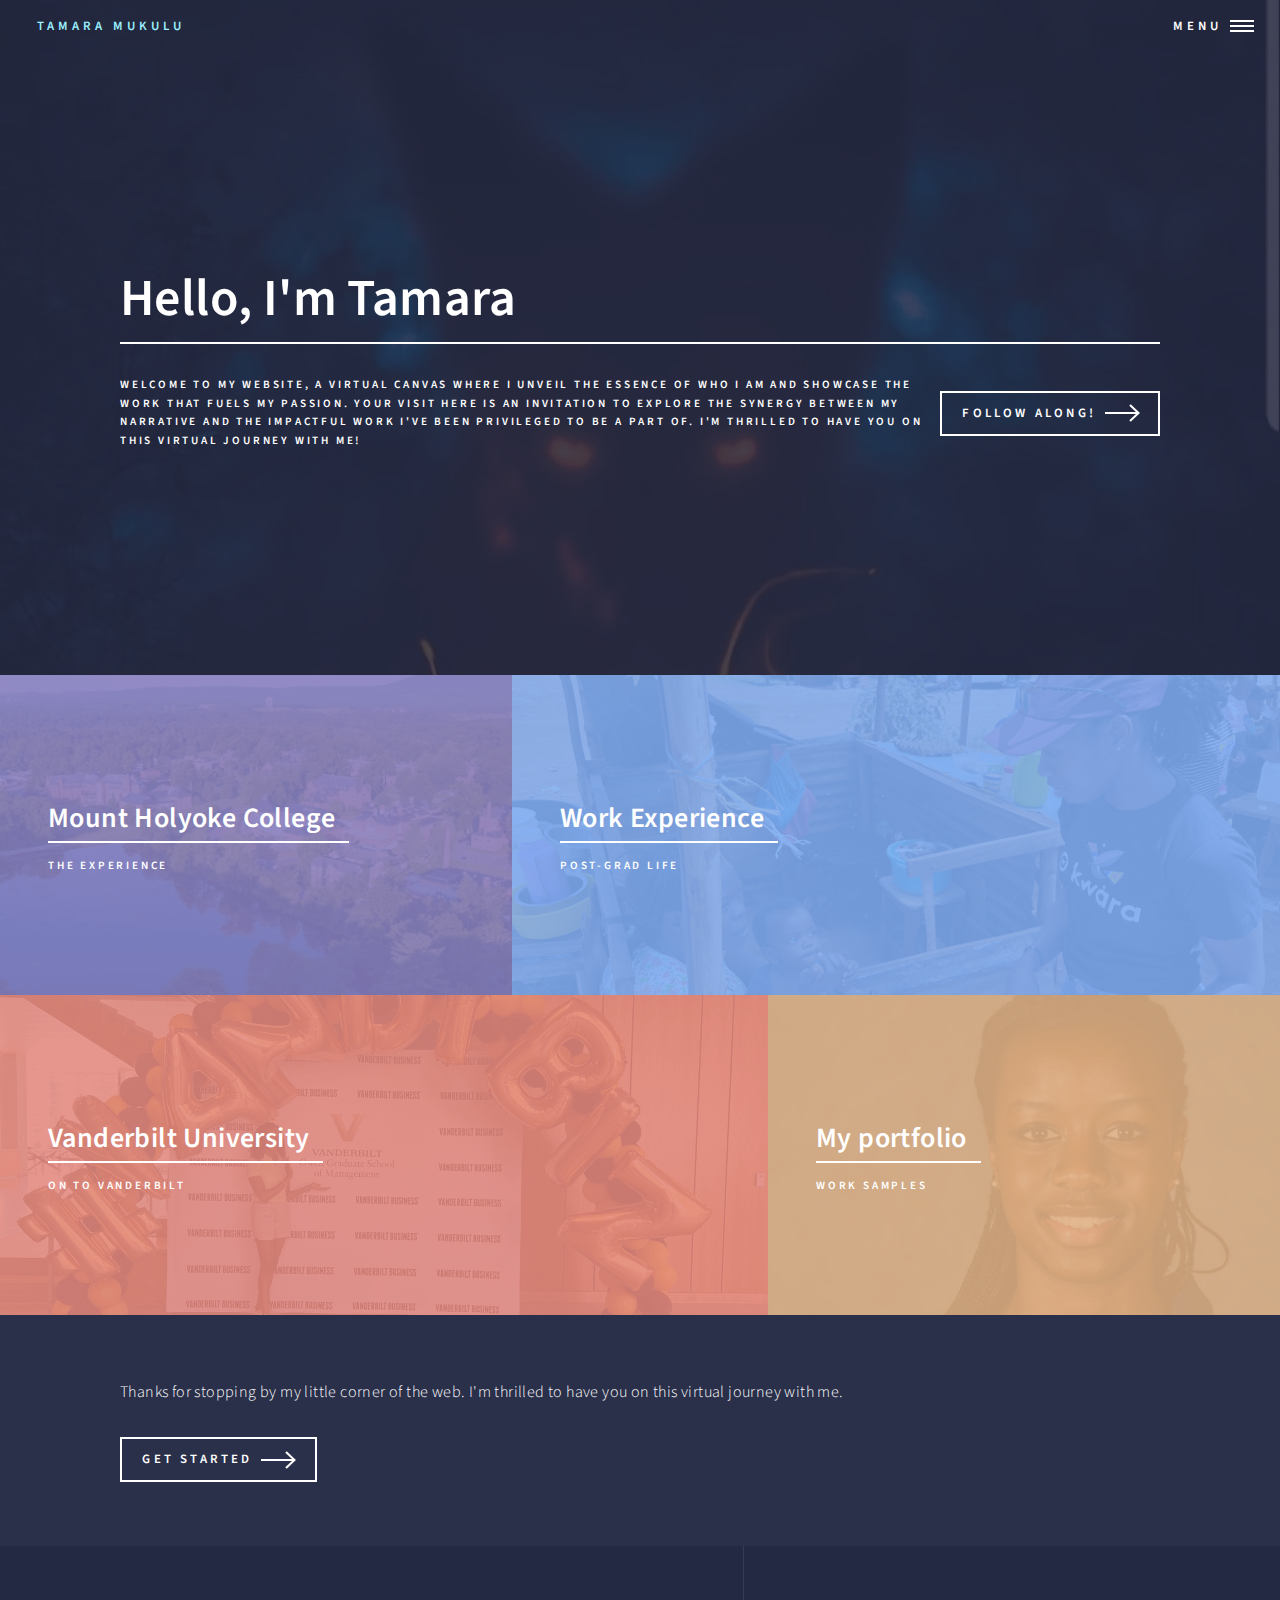
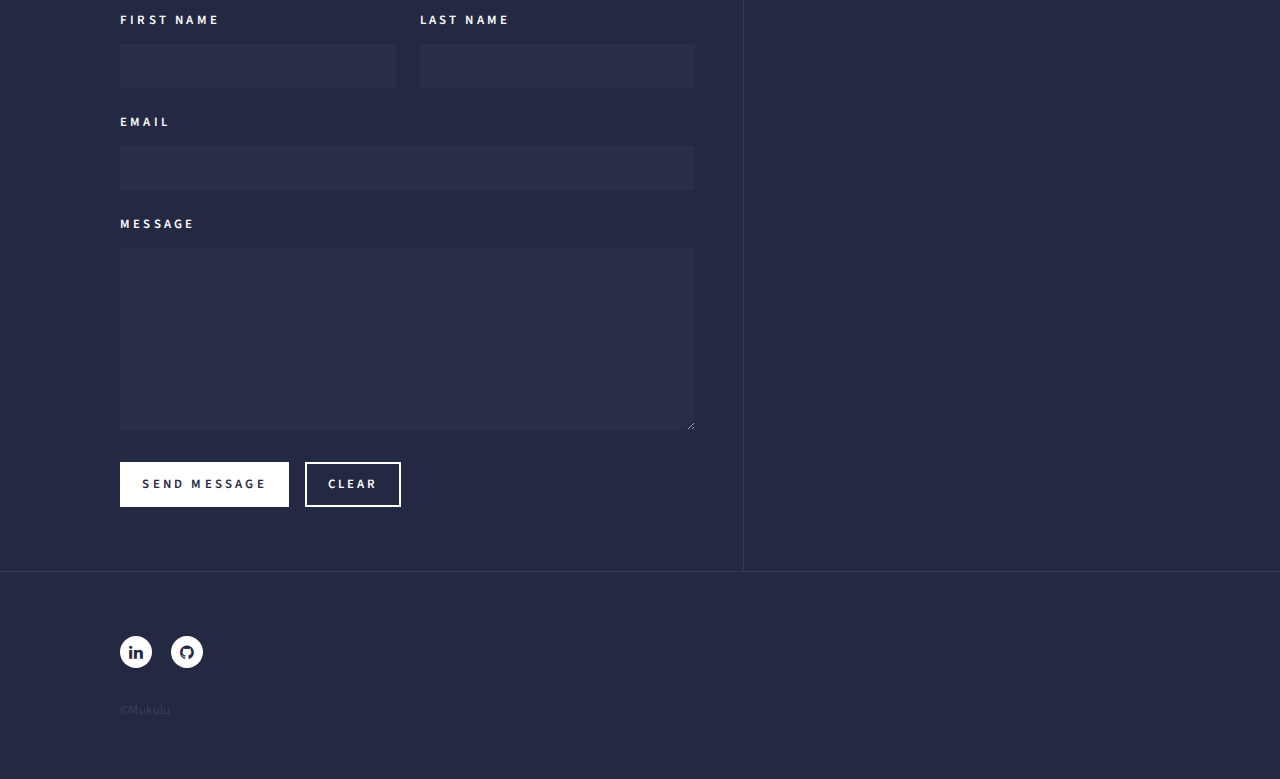
<file: index.html>
<!DOCTYPE HTML>
<html>

<head>
	<title>Lilac Land</title>
	<meta charset="utf-8" />
	<meta name="viewport" content="width=device-width, initial-scale=1, user-scalable=no" />
	<link rel="stylesheet" href="assets/css/main.css" />
	<noscript>
		<link rel="stylesheet" href="assets/css/noscript.css" />
	</noscript>
</head>

<body class="is-preload">

	<!-- Wrapper -->
	<div id="wrapper">

		<!-- Header -->
		<header id="header" class="alt">
			<a href="index.html" class="logo"><strong></strong> <span>Tamara Mukulu</span></a>
			<nav>
				<a href="#menu">Menu</a>
			</nav>
		</header>

		<!-- Menu -->
		<nav id="menu">
			<ul class="links">
				<li><a href="index.html">Home</a></li>
				<li><a href="portfolio.html">Portfolio</a></li>
				<li><a href="college.html">College</a></li>
				<li><a href="experiences.html">Experience</a></li>
			</ul>
			<ul class="actions stacked">
				<li><a href="#" class="button primary fit">Walk with me</a></li>
			</ul>
		</nav>

		<!-- Banner -->
		<section id="banner" class="major">
			<div class="inner">
				<header class="major">
					<h1>Hello, I'm Tamara</h1>
				</header>
				<div class="content">
					<p>Welcome to my website, a virtual canvas where I unveil the essence of who I am and showcase the work that fuels my passion.
						Your visit here is an invitation to explore the synergy between my narrative and the impactful work I've been privileged to be a part of.
						I'm thrilled to have you on this virtual journey with me!
					</p>
					<ul class="actions">
						<li><a href="#one" class="button next scrolly">Follow along!</a></li>
					</ul>
				</div>
			</div>
		</section>

		<!-- Main -->
		<div id="main">

			<!-- One -->
			<section id="one" class="tiles">
				<article>
					<span class="image">
						<img src="images/mygif.gif" alt="" />
					</span>
					<header class="major">
						<h3><a href="college.html" class="link">Mount Holyoke College</a></h3>
						<p>The Experience</p>
					</header>
				</article>
				<article>
					<span class="image">
						<img src="images/proofofkwara.png" alt="" />
					</span>
					<header class="major">
						<h3><a href="experiences.html" class="link">Work Experience</a></h3>
						<p>Post-Grad Life</p>
					</header>
				</article>
				<article>
					<span class="image">
						<img src="images/ezgif.gif" alt="" />
					</span>
					<header class="major">
						<h3><a href="college.html#vanderbilt_ref" class="link">Vanderbilt University</a></h3>
						<p>On To Vanderbilt</p>
					</header>
				</article>
				<article>
					<span class="image">
						<img src="images/headshot.jpg" alt="" />
					</span>
					<header class="major">
						<h3><a href="portfolio.html" class="link">My portfolio</a></h3>
						<p>Work samples</p>
					</header>
				</article>


			</section>
			<!-- Two -->
			<section id="two">
				<div class="inner">
					<p> Thanks for stopping by my little corner of the web.
						I'm thrilled to have you on this virtual journey with me.
					</p>

					<header class="major">
						<ul class="actions">
						<li><a href="college.html" class="button next">Get Started</a></li>

					</ul>

					</header>
				</div>

			</section>


		</div>

		<!-- Contact -->
				<!-- Contact -->
			<section id="contact">
			<div class="inner">
				<section>
					<form action="mailto:thesager@ymail.com" method="post" enctype="text/plain">
						<div class="fields">
							<div class="field half">
								<label for="name">First Name</label>
								<input type="text" name="First Name" id="name" />
							</div>

							<div class="field half">
								<label for="name">Last Name</label>
								<input type="text" name="Last Name" id="name1" />
							</div>
							<div class="field">
								<label for="email">Email</label>
								<input type="text" name="email" id="email" />
							</div>
							<div class="field">
								<label for="message">Message</label>
								<textarea name="message" id="message" rows="6"></textarea>
							</div>
						</div>
						<ul class="actions">
							<li><input type="submit" value="Send Message" class="primary" /></li>
							<li><input type="reset" value="Clear" /></li>
						</ul>
					</form>
				</section>
			</div>
		</section>

		<!-- Footer -->
		<footer id="footer">
			<div class="inner">
				<ul class="icons">
					<li><a href="https://www.linkedin.com/in/tamara-mukulu/" class="icon alt fa-linkedin"><span
								class="label">LinkedIn</span></a></li>
					<li><a href="https://github.com/Ender101" class="icon alt fa-github"><span class="label">GitHub</span></a></li>
				</ul>
				<ul class="copyright">
					<li>&copy;Mukulu</li>
				</ul>
			</div>
		</footer>

	<!-- Scripts -->
	<script src="assets/js/jquery.min.js"></script>
	<script src="assets/js/jquery.scrolly.min.js"></script>
	<script src="assets/js/jquery.scrollex.min.js"></script>
	<script src="assets/js/browser.min.js"></script>
	<script src="assets/js/breakpoints.min.js"></script>
	<script src="assets/js/util.js"></script>
	<script src="assets/js/main.js"></script>
</div>

</body>

</html>
</file>
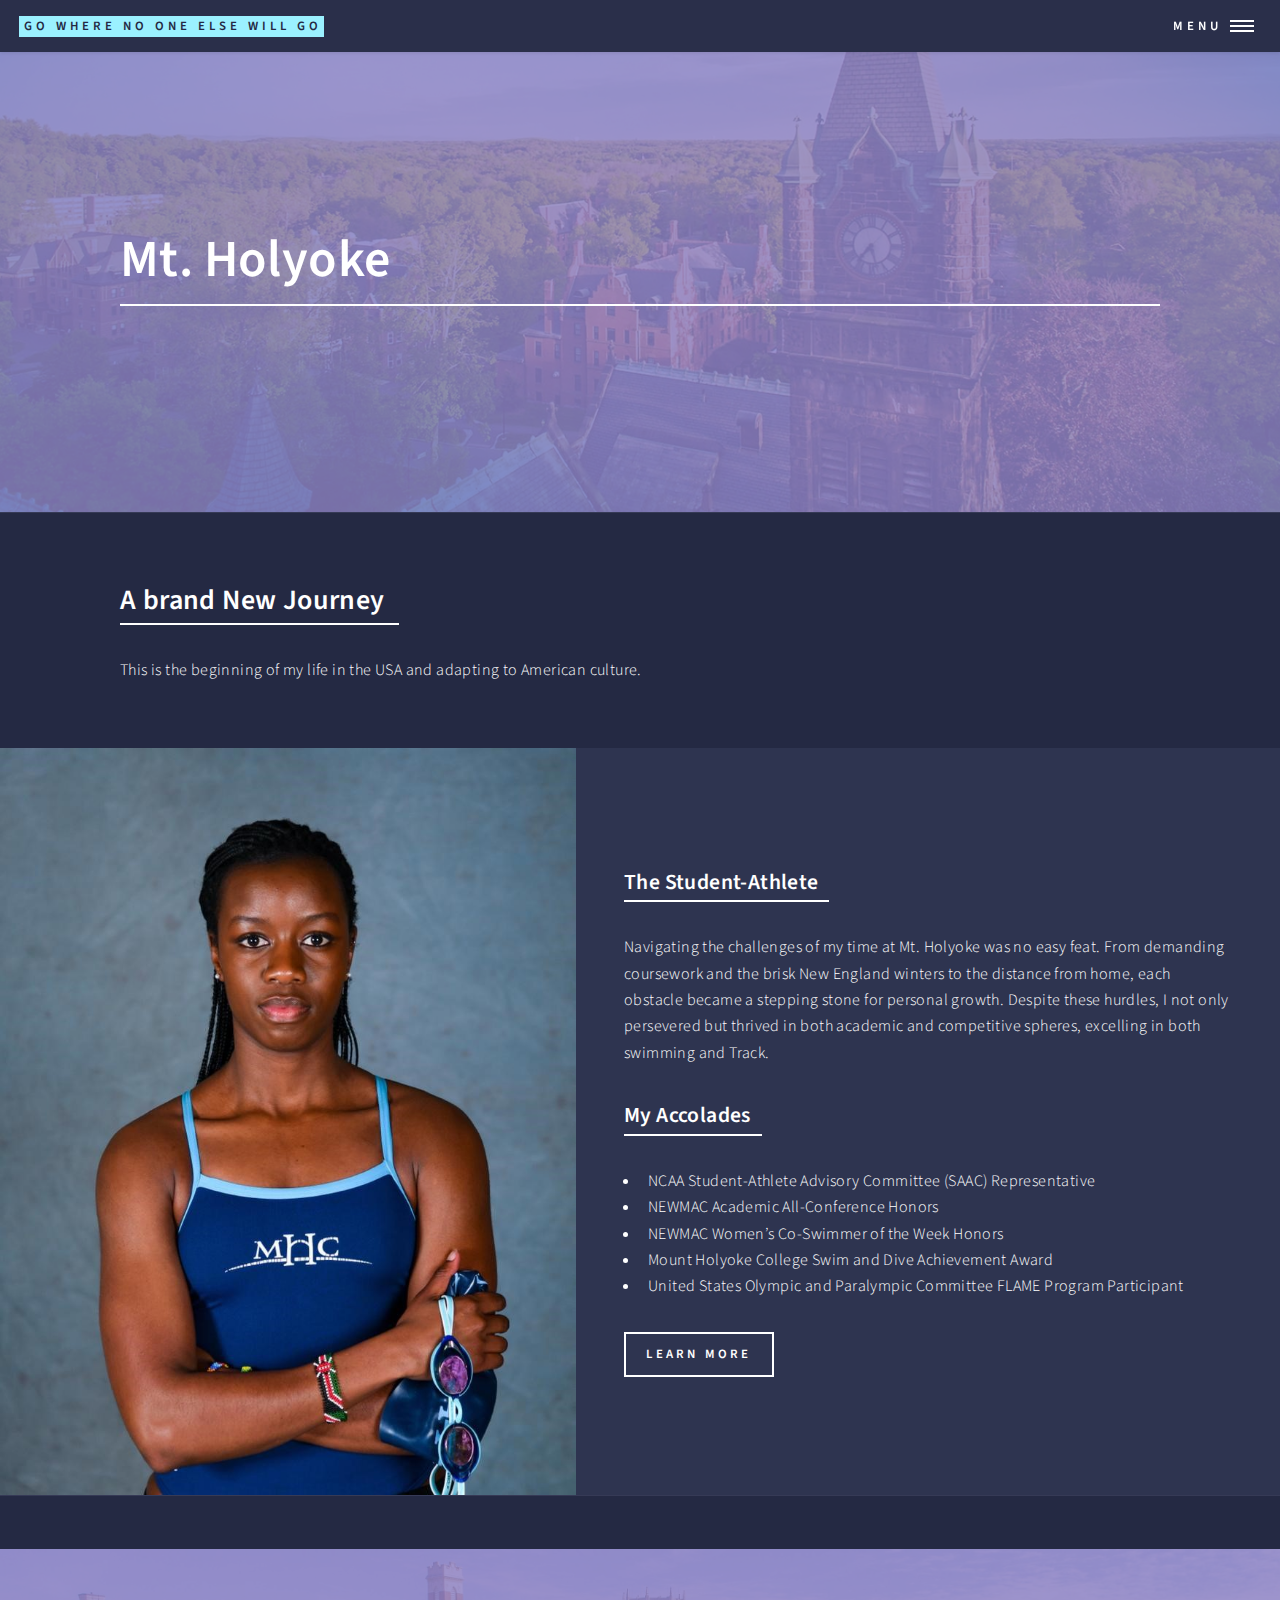
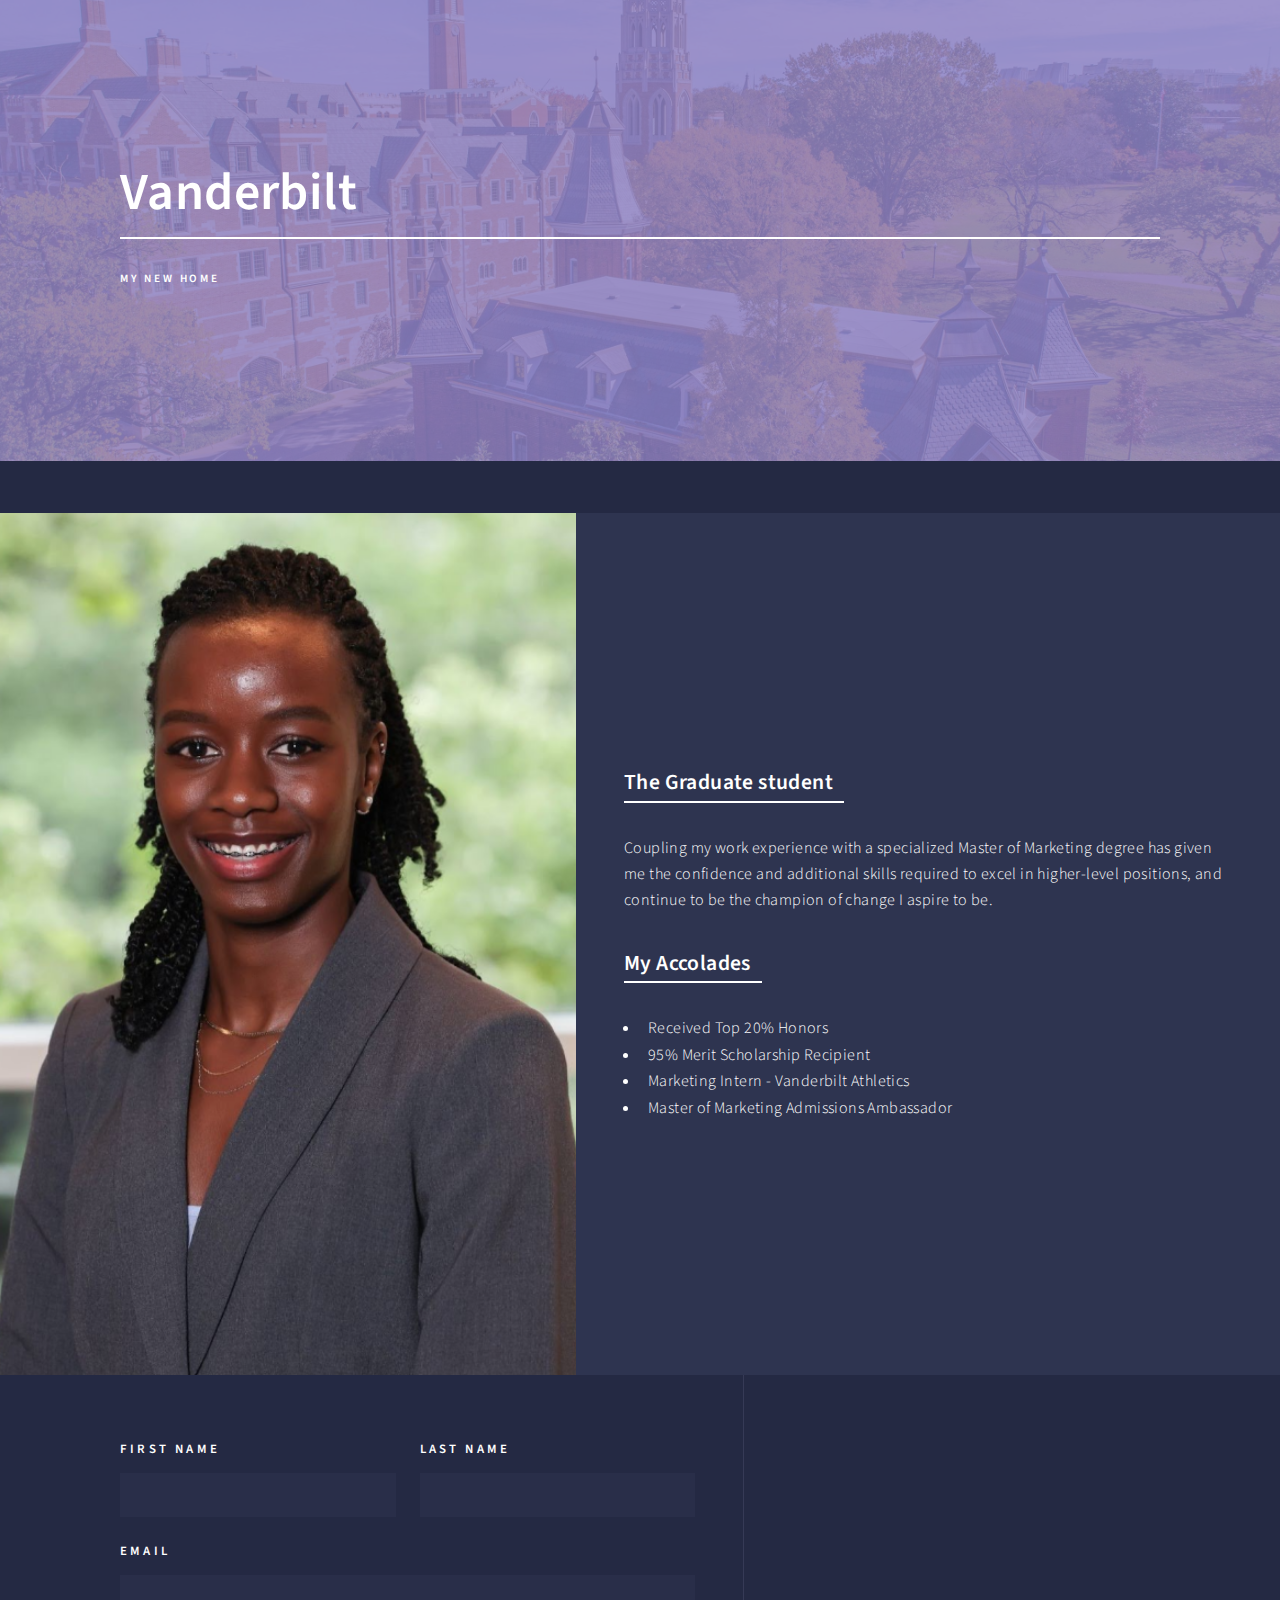
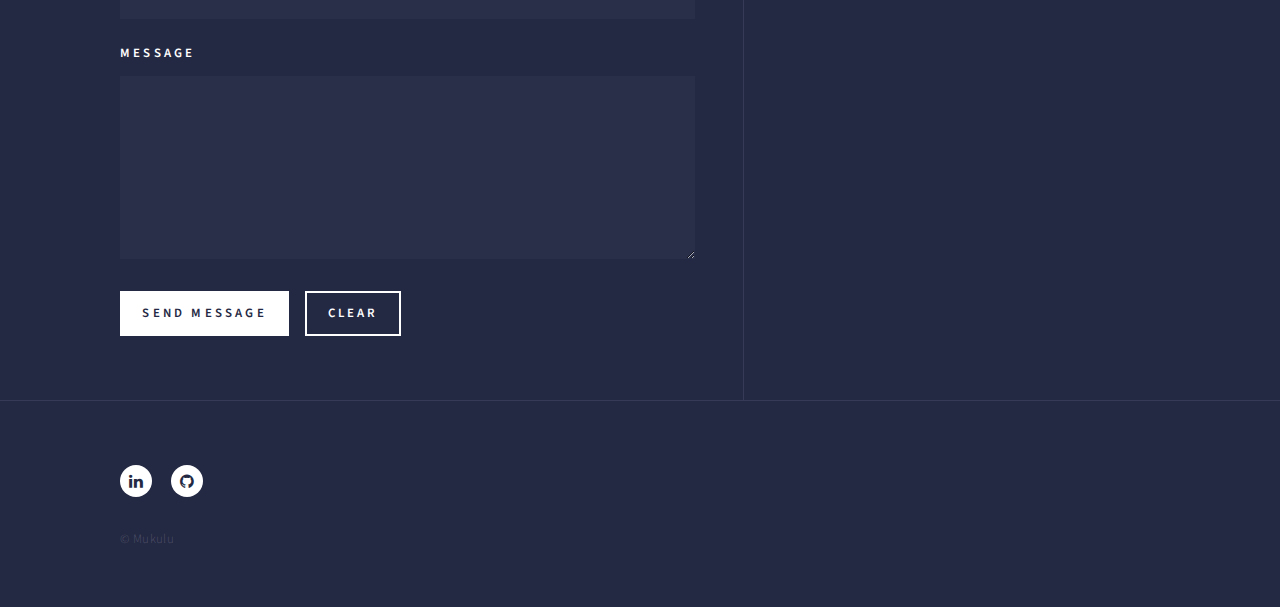
<file: college.html>
<!DOCTYPE HTML>
<html xmlns="http://www.w3.org/1999/html">

<head>
	<title>It's College!</title>
	<meta charset="utf-8" />
	<meta name="viewport" content="width=device-width, initial-scale=1, user-scalable=no" />
	<link rel="stylesheet" href="assets/css/main.css" />
	<noscript>
		<link rel="stylesheet" href="assets/css/noscript.css" /></noscript>
</head>

<body class="is-preload">

	<!-- Wrapper -->
	<div id="wrapper">

		<!-- Header -->
		<header id="header">
			<a href="index.html" class="logo"><strong>Go where no one else will go</strong></a>
			<nav>
				<a href="#menu">Menu</a>
			</nav>
		</header>

		<!-- Menu -->
		<nav id="menu">
			<ul class="links">
				<li><a href="index.html">Home</a></li>
				<li><a href="portfolio.html">Portfolio</a></li>
				<li><a href="college.html">College</a></li>
				<li><a href="experiences.html">Experience</a></li>
			</ul>
			<ul class="actions stacked">
				<li><a href="index.html" class="button primary fit">Get Started</a></li>
			</ul>
		</nav>

		<!-- Main -->
		<div id="main" class="alt">

			<!-- One -->
					<section id="banner" class="style2">
			<div class="inner">
				<span class="image">
					<img src="images/the_mt.jpg" alt="" />
				</span>
				<header class="majored">
					<h1>Mt. Holyoke</h1>
				</header>
			</div>
		</section>


			<!-- One -->
			<section id="two">
				<div class="inner">
					<header class="major">
						<h2>A brand New Journey</h2></header>
						<p>This is the beginning of my life in the USA and adapting to American culture.  </p>
				</div>
			</section>

			<!-- Two -->
			<section id="two" class="spotlights">
				<section>
					<a href=# class="image" onclick="return false;">
						<img src="images/swimmer.jpg" alt="" data-position="center center" />
					</a>
					<div class="content">
						<div class="inner">
							<header class="major">
								<h3>The Student-Athlete</h3>
							</header>
							<p> Navigating the challenges of my time at Mt. Holyoke was no easy feat.
								From demanding coursework and the brisk New England winters to the distance from home,
								each obstacle became a stepping stone for personal growth.
								Despite these hurdles, I not only persevered but thrived in both academic
								and competitive spheres, excelling in both swimming and Track. </p>

							<p	In May 2021, I proudly graduated with a bachelor's degree in Sports and Business Studies,
								a unique major I crafted to align with my passions. This major, now an invaluable resource,
								stands as a testament to my dedication. Today, it plays a pivotal role within the program office,
								benefiting all who seek knowledge and expertise in this dynamic field.</p>
						<header class="major">
								<h3>My Accolades</h3>
							</header>
							<ul><li>NCAA Student-Athlete Advisory Committee (SAAC) Representative</li>
								<li>NEWMAC Academic All-Conference Honors</li>
								 <li>NEWMAC Women’s Co-Swimmer of the Week Honors</li>
								 <li>Mount Holyoke College Swim and Dive Achievement Award</li>
								<li>United States Olympic and Paralympic Committee FLAME Program Participant</li>

							</ul>
							<ul class="actions">
								<li><a href="https://athletics.mtholyoke.edu/sports/wswimdive/2020-21/releases/20210316naxdk1" class="button">Learn more</a></li>
							</ul>
						</div>
					</div>
				</section>

			</section>
		</div>
	</div>
<div> <br> <br></div>
	<!-- One -->

<a id ="vanderbilt_ref">
		<div id="wrapper">


		<!-- Main -->

			<!-- One -->

	<section id="banner1" class="style2">
			<div class="inner">
				<header class="majored">
					<h1>Vanderbilt </h1>

					</header>
				<div class="content">
					<p>My new home </p>
		</div>

			</div>

		</section>

		</div>
</a>
<div id="wrapper">
		<section id="three" class="spotlights">
				<section>
					<a href=# class="image" onclick="return false;">
						<img src="images/ink1.png" alt="" data-position="top center" />
					</a>
					<div class="content">
						<div class="inner">

							<header class="major">
								<h3>The Graduate student</h3>
							</header>
							<p> Coupling my work experience with a specialized Master of Marketing degree has given me the confidence and additional skills required to excel in higher-level positions,
								and continue to be the champion of change I aspire to be. </p>
							<header class="major">
								<h3>My Accolades</h3>
							</header>
							<ul><li>Received Top 20% Honors</li>
								<li>95% Merit Scholarship Recipient</li>
								<li>Marketing Intern - Vanderbilt Athletics</li>
								 <li>Master of Marketing Admissions Ambassador</li>
							</ul>

					</div>
					</div>
				</section>
			</section>

		<!-- Contact -->
			<section id="contact">
			<div class="inner">
				<section>
					<form action="mailto:thesager@ymail.com" method="post" enctype="text/plain">
						<div class="fields">
							<div class="field half">
								<label for="name">First Name</label>
								<input type="text" name="First Name" id="name" />
							</div>

							<div class="field half">
								<label for="name">Last Name</label>
								<input type="text" name="Last Name" id="name1" />
							</div>
							<div class="field">
								<label for="email">Email</label>
								<input type="text" name="email" id="email" />
							</div>
							<div class="field">
								<label for="message">Message</label>
								<textarea name="message" id="message" rows="6"></textarea>
							</div>
						</div>
						<ul class="actions">
							<li><input type="submit" value="Send Message" class="primary" /></li>
							<li><input type="reset" value="Clear" /></li>
						</ul>
					</form>
				</section>
			</div>
		</section>

		<!-- Footer -->
		<footer id="footer">
			<div class="inner">
				<ul class="icons">
					<li><a href="https://www.linkedin.com/in/tamara-mukulu/" class="icon alt fa-linkedin"><span
								class="label">LinkedIn</span></a></li>
					<li><a href="https://github.com/Ender101" class="icon alt fa-github"><span class="label">GitHub</span></a></li>
				</ul>
				<ul class="copyright">
					<li>&copy; Mukulu</li>
				</ul>
			</div>
		</footer>

	<!-- Scripts -->
	<script src="assets/js/jquery.min.js"></script>
	<script src="assets/js/jquery.scrolly.min.js"></script>
	<script src="assets/js/jquery.scrollex.min.js"></script>
	<script src="assets/js/browser.min.js"></script>
	<script src="assets/js/breakpoints.min.js"></script>
	<script src="assets/js/util.js"></script>
	<script src="assets/js/main.js"></script>
</div>

</body>

</html>
</file>
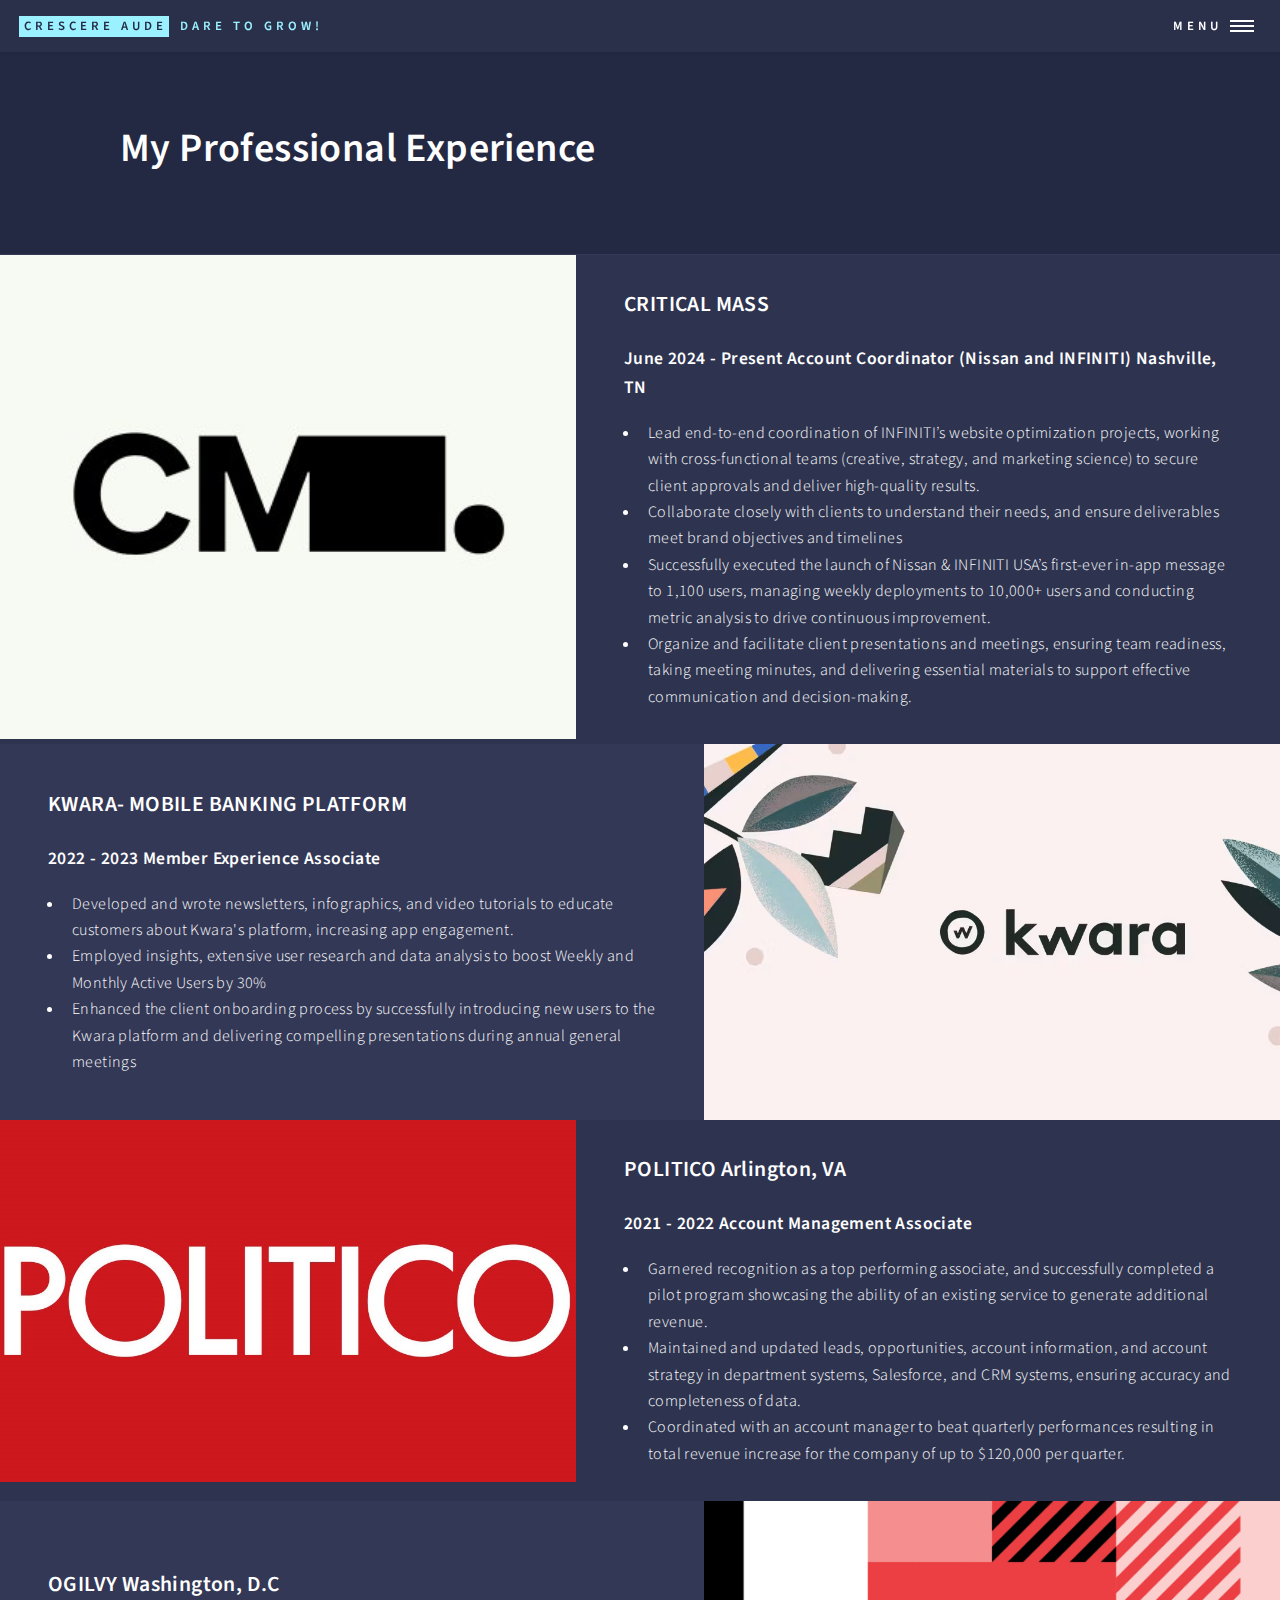
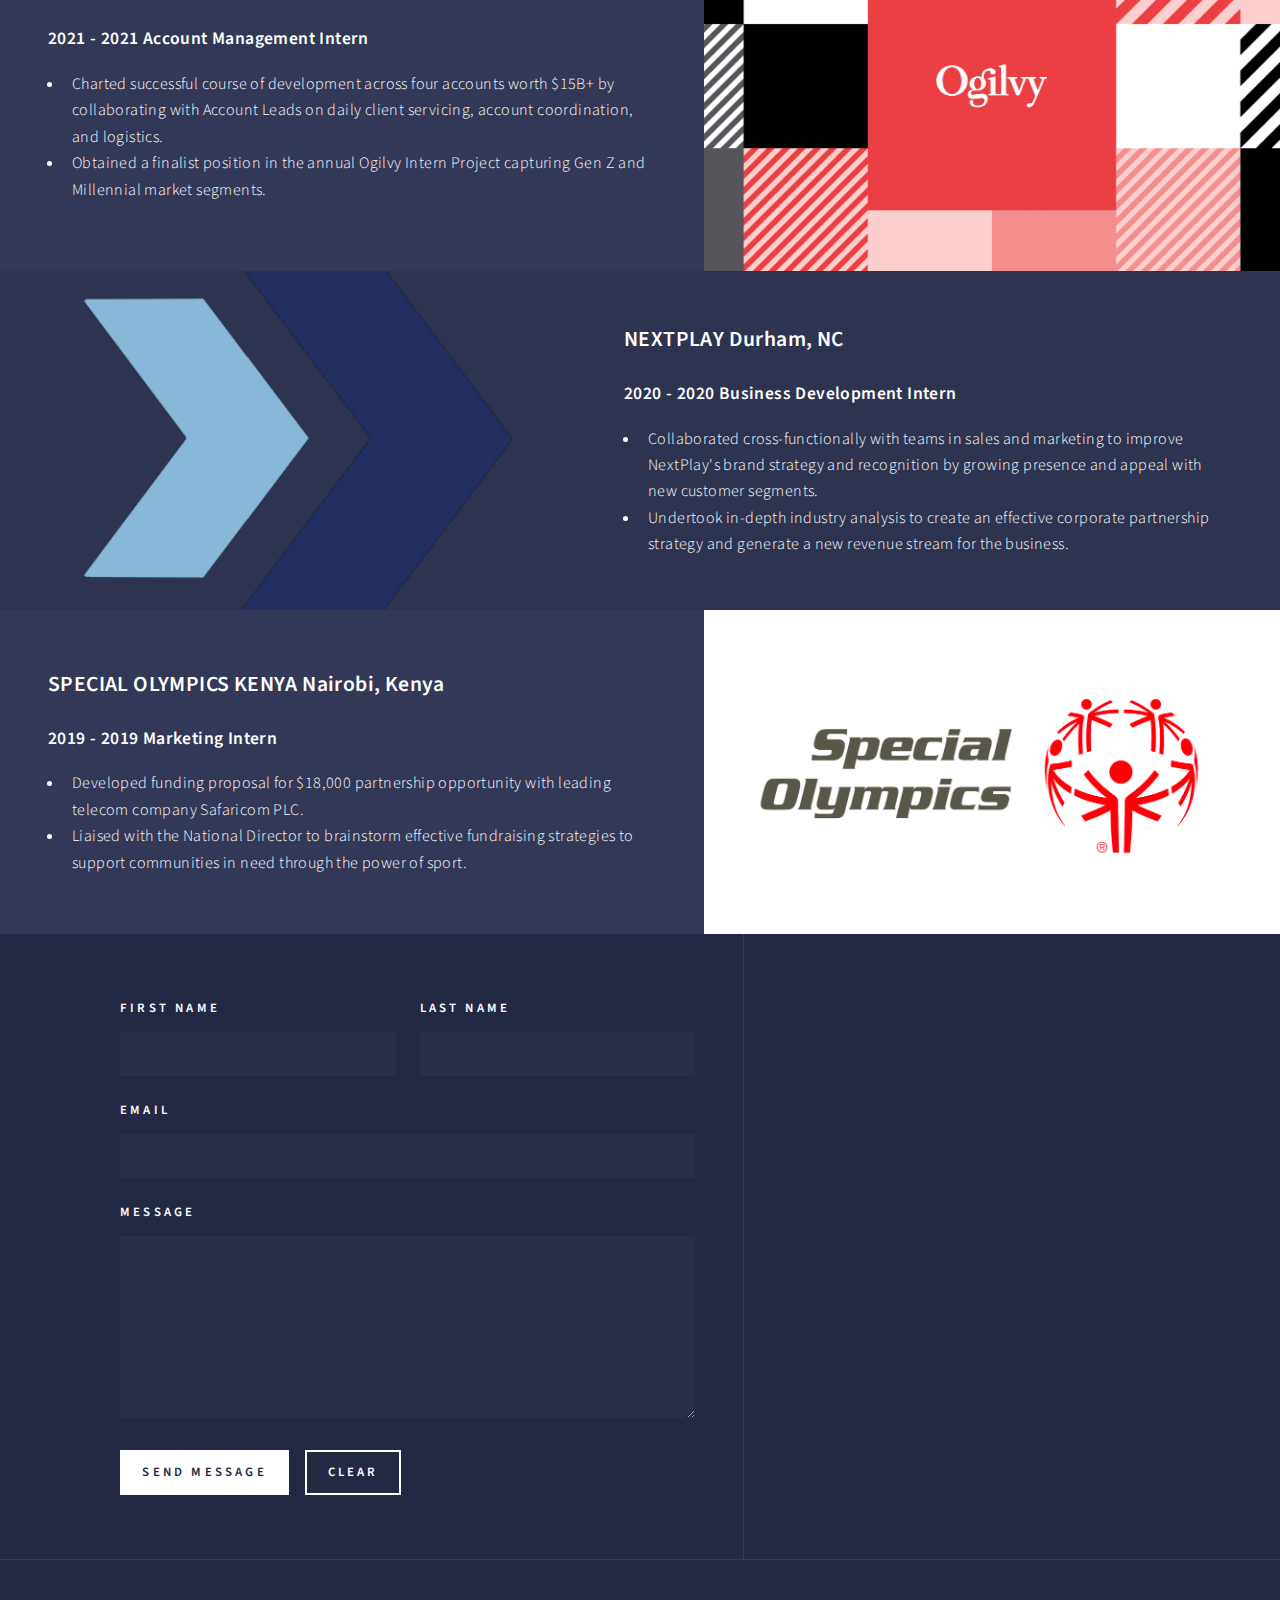
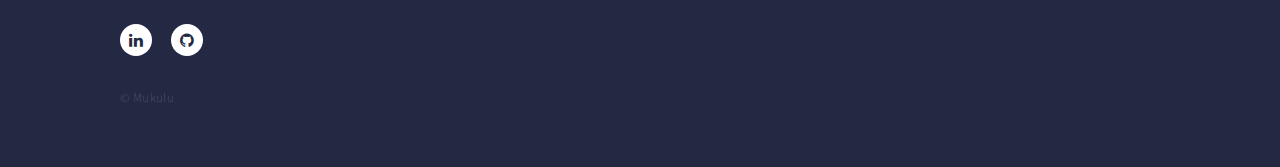
<file: experiences.html>
<!DOCTYPE HTML>
<html>

<head>
	<title>Tamara Mukulu - The Journey</title>
	<meta charset="utf-8" />
	<meta name="viewport" content="width=device-width, initial-scale=1, user-scalable=no" />
	<link rel="stylesheet" href="assets/css/main.css" />
	<noscript>
		<link rel="stylesheet" href="assets/css/noscript.css" />
	</noscript>
</head>

<body class="is-preload">

	<!-- Wrapper -->
	<div id="wrapper">

		<!-- Header -->
		<header id="header">
			<a href="index.html" class="logo"><strong>Crescere Aude</strong> <span>Dare To Grow!</span></a>
			<nav>
				<a href="#menu">Menu</a>
			</nav>
		</header>

		<!-- Menu -->
		<nav id="menu">
			<ul class="links">
				<li><a href="index.html">Home</a></li>
				<li><a href="portfolio.html">Portfolio</a></li>
				<li><a href="college.html">College</a></li>
				<li><a href="experiences.html">Experience</a></li>
			</ul>
			<ul class="actions stacked">
				<li><a href="index.html" class="button primary fit">Get Started</a></li>
			</ul>
		</nav>

		<!-- Main -->
		<div id="main" class="alt">

			<!-- One -->
			<section id="one">
				<div class="inner">

					<header CLASS="majored1" >
						<h1>My Professional Experience</h1>
					</header>
				</div>
			</section>
		</div>
			<section id="three" class="spotlights">

				<section>
					<a href="" class="image" onclick="return false;">
						<img src="images/critical_mass3.png" alt="" data-position="top center" />
					</a>
					<div class="content">
						<div class="inner">
							<header class="majored1" >
								<h3>CRITICAL MASS </h3>
								<h4>June 2024 - Present	Account Coordinator (Nissan and INFINITI) Nashville, TN  </h4>

							</header>
							<ul><li>Lead end-to-end coordination of INFINITI’s website optimization projects, working with cross-functional teams
								(creative, strategy, and marketing science) to secure client approvals and deliver high-quality results.</li>
								<li> Collaborate closely with clients to understand their needs, and ensure deliverables meet brand objectives and timelines </li>
								 <li>Successfully executed the launch of Nissan & INFINITI USA’s first-ever in-app message to 1,100 users,
									 managing weekly deployments to 10,000+ users and conducting metric analysis to drive continuous improvement.</li>
								<li>Organize and facilitate client presentations and meetings, ensuring team readiness, taking meeting minutes,
									and delivering essential materials to support effective communication and decision-making. </li>
								</ul>
						</div>
					</div>
				</section>
				<section>
					<a href="" class="image" onclick="return false;">
						<img src="images/kwara2.jpg" alt="" data-position="top center" />
					</a>
					<div class="content">
						<div class="inner">
							<header class="majored1" >
								<h3>KWARA- MOBILE BANKING PLATFORM </h3>
								<h4>2022 - 2023	Member Experience Associate</h4>

							</header>
							<ul><li>Developed and wrote newsletters, infographics, and
								video tutorials to educate customers about Kwara's platform, increasing app engagement.</li>
								<li>Employed insights, extensive user research and data analysis
									to boost Weekly and Monthly Active Users by 30%</li>
								 <li>Enhanced the client onboarding process by successfully introducing new users to the Kwara platform
									 and delivering compelling presentations during annual general meetings</li>
								</ul>
						</div>
					</div>
				</section>
				<section>
					<a href=# class="image" onclick="return false;">
						<img src="images/politico.jpg" alt="" data-position="top center" />
					</a>
					<div class="content">
						<div class="inner">
							<header class="majored1">
								<h3>POLITICO	Arlington, VA</h3>
								<h4> 2021 - 2022   Account Management Associate</h4>
							</header>
							<ul><li>Garnered recognition as a top performing associate, and successfully completed a pilot
								program showcasing the ability of an existing service to generate additional revenue.</li>
								<li>Maintained and updated leads, opportunities, account information, and account strategy in
									department systems, Salesforce, and CRM systems,
									ensuring accuracy and completeness of data.</li>
								 <li>Coordinated with an account manager to beat quarterly performances resulting
									 in total revenue increase for the company of up to $120,000 per quarter.</li>
								 </ul>
						</div>
					</div>
				</section>

				<section>
					<a href=# class="image" onclick="return false;">
						<img src="images/Ogilvy1.jpg" alt="" data-position="top center"  />
					</a>
					<div class="content">
						<div class="inner">
							<header class="majored1">
								<h3>  OGILVY	Washington, D.C</h3>
								<h4>2021 - 2021   Account Management Intern</h4>
							</header>
							<ul><li>Charted successful course of development across four accounts worth $15B+ by
								collaborating with Account Leads on daily client servicing,
								account coordination, and logistics.</li>
								<li>Obtained a finalist position in the annual Ogilvy Intern Project capturing Gen Z and Millennial market segments.</li>
							</ul>
						</div>
					</div>
				</section>
				<section>
					<a href=# class="image" onclick="return false;">
						<img src="images/NextPlay2.png" alt="" data-position="top center" />
					</a>
					<div class="content">
						<div class="inner">
						<header class="majored1">
								<h3> NEXTPLAY	Durham, NC </h3>
								<h4> 2020 - 2020  Business Development Intern</h4>
							</header>
							<ul><li>Collaborated cross-functionally with teams in sales and marketing to improve
								NextPlay's brand strategy and recognition by growing presence and appeal
								with new customer segments.</li>
								<li>Undertook in-depth industry analysis to create an effective corporate partnership
									strategy and generate a new revenue stream for the business.</li></ul>
					</div>
					</div>
				</section>
				<section>
					<a href=# class="image" onclick="return false;">
						<img src="images/inks.png" alt="" data-position="top center" />
					</a>
					<div class="content">
						<div class="inner">
						<header class="majored1">
								<h3> SPECIAL OLYMPICS KENYA	Nairobi, Kenya</h3>
								<h4> 2019 - 2019    Marketing Intern</h4>
							</header>
							<ul><li>Developed funding proposal for
								$18,000 partnership opportunity with leading telecom company Safaricom PLC.</li>
								<li>Liaised with the National Director to brainstorm effective fundraising
									strategies to support communities in need through the power of sport.</li></ul>
					</div>
					</div>
				</section>
			</section>

		<!-- Contact -->
			<section id="contact">
			<div class="inner">
				<section>
					<form action="mailto:thesager@ymail.com" method="post" enctype="text/plain">
						<div class="fields">
							<div class="field half">
								<label for="name">First Name</label>
								<input type="text" name="First Name" id="name" />
							</div>

							<div class="field half">
								<label for="name">Last Name</label>
								<input type="text" name="Last Name" id="name1" />
							</div>
							<div class="field">
								<label for="email">Email</label>
								<input type="text" name="email" id="email" />
							</div>
							<div class="field">
								<label for="message">Message</label>
								<textarea name="message" id="message" rows="6"></textarea>
							</div>
						</div>
						<ul class="actions">
							<li><input type="submit" value="Send Message" class="primary" /></li>
							<li><input type="reset" value="Clear" /></li>
						</ul>
					</form>
				</section>
			</div>
		</section>

		<!-- Footer -->
		<footer id="footer">
			<div class="inner">
				<ul class="icons">
					<li><a href="https://www.linkedin.com/in/tamara-mukulu/" class="icon alt fa-linkedin"><span
								class="label">LinkedIn</span></a></li>
					<li><a href="https://github.com/Ender101" class="icon alt fa-github"><span class="label">GitHub</span></a></li>
				</ul>
				<ul class="copyright">
					<li>&copy; Mukulu</li>
				</ul>
			</div>
		</footer>

	<!-- Scripts -->
	<script src="assets/js/jquery.min.js"></script>
	<script src="assets/js/jquery.scrolly.min.js"></script>
	<script src="assets/js/jquery.scrollex.min.js"></script>
	<script src="assets/js/browser.min.js"></script>
	<script src="assets/js/breakpoints.min.js"></script>
	<script src="assets/js/util.js"></script>
	<script src="assets/js/main.js"></script>

	</div>
</body>

</html>
</file>
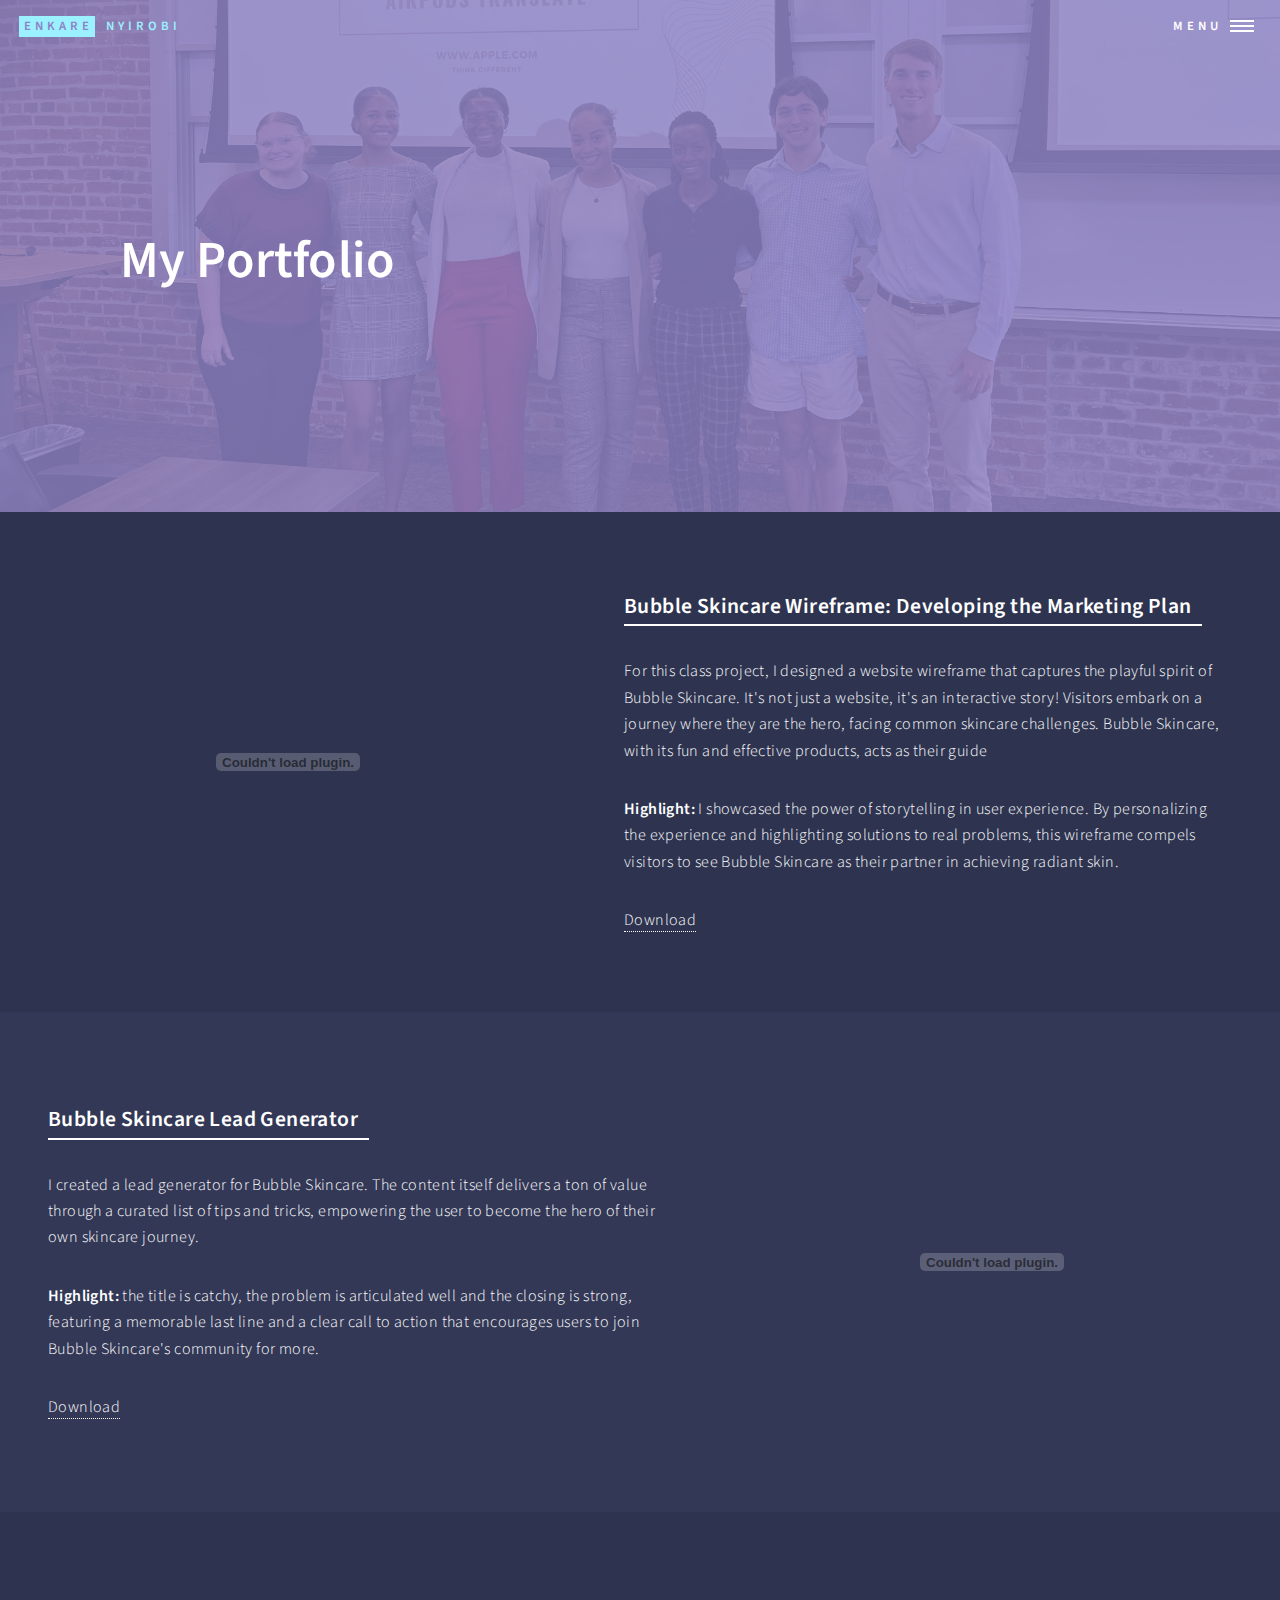
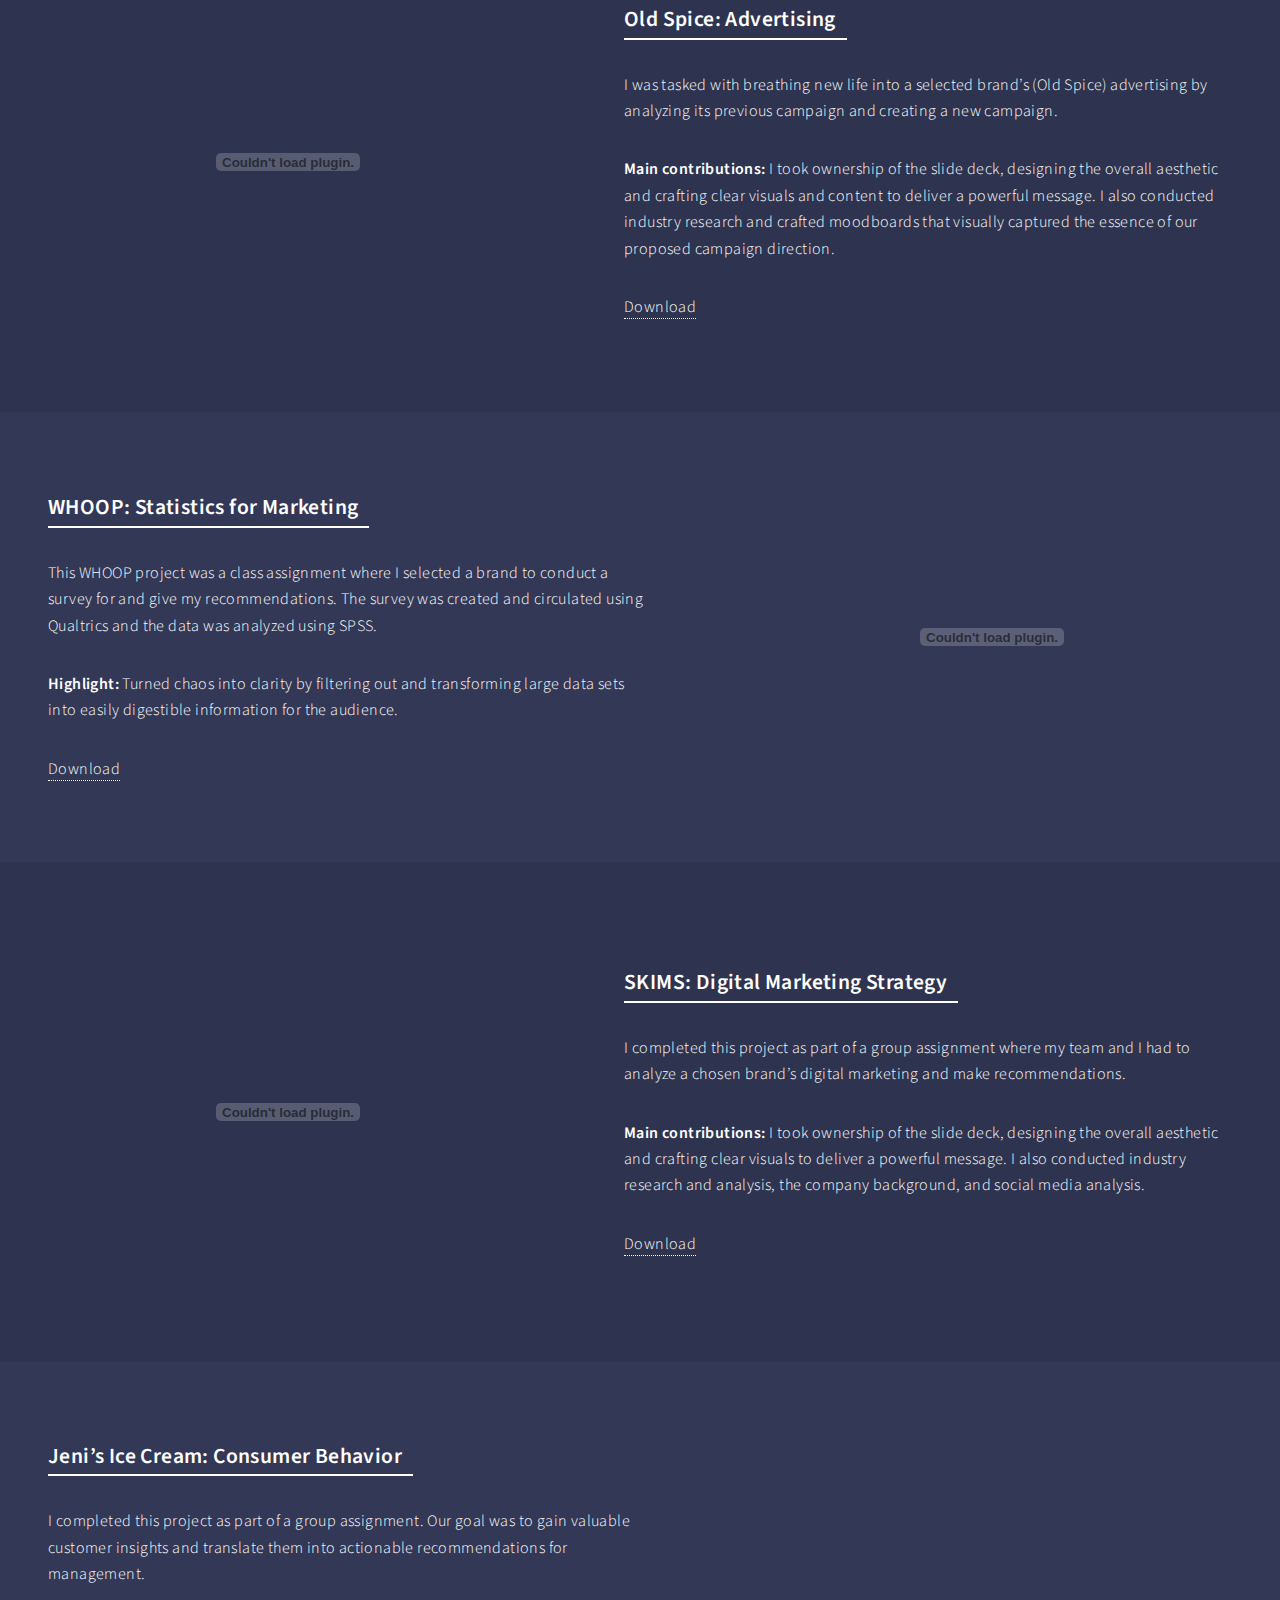
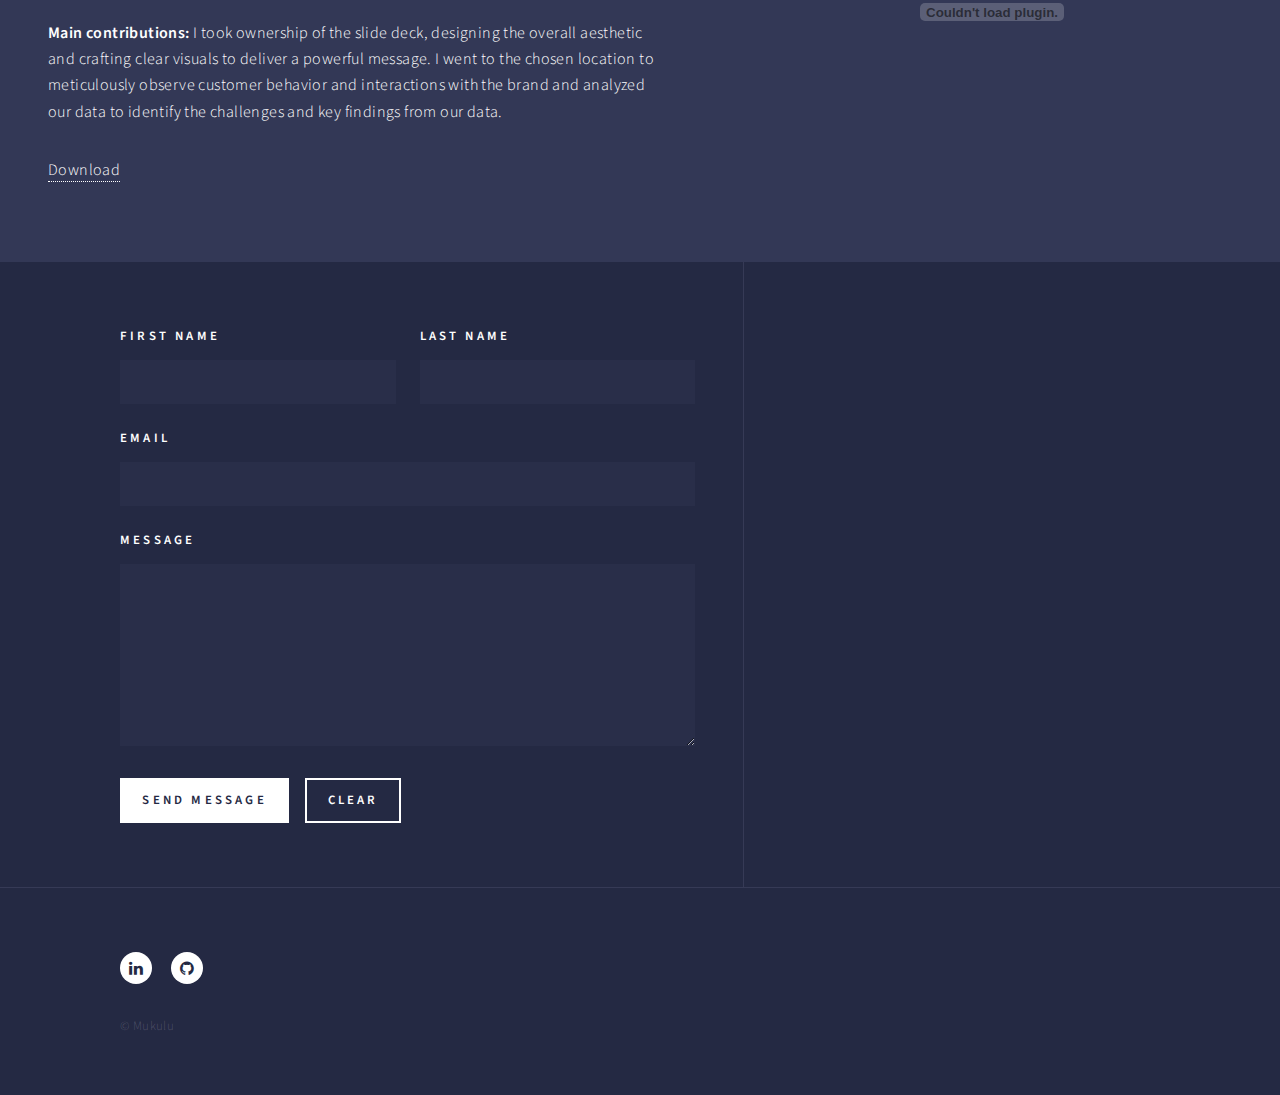
<file: portfolio.html>
<!DOCTYPE HTML>
<html>

<head>
	<title>Enkare Nyirobi</title>
	<meta charset="utf-8" />
	<meta name="viewport" content="width=device-width, initial-scale=1, user-scalable=no" />
	<link rel="stylesheet" href="assets/css/main.css" />
	<noscript>
		<link rel="stylesheet" href="assets/css/noscript.css" /></noscript>
</head>

<body class="is-preload">

	<!-- Wrapper -->
	<div id="wrapper">

		<!-- Header -->
		<!-- Note: The "styleN" class below should match that of the banner element. -->
		<header id="header" class="alt style2">
			<a href="index.html" class="logo"><strong>Enkare</strong> <span>Nyirobi</span></a>
			<nav>
				<a href="#menu">Menu</a>
			</nav>
		</header>

		<!-- Menu -->
		<nav id="menu">
			<ul class="links">
				<li><a href="index.html">Home</a></li>
				<li><a href="portfolio.html">Portfolio</a></li>
				<li><a href="college.html">College</a></li>
				<li><a href="experiences.html">Experience</a></li>
			</ul>
			<ul class="actions stacked">
				<li><a href="experiences.html" class="button primary fit">Walk with Me</a></li>
			</ul>
		</nav>

		<!-- Banner -->
		<!-- Note: The "styleN" class below should match that of the header element. -->
		<section id="banner" class="style2">
			<div class="inner">
				<span class="image">
					<img src="images/class.JPEG" alt="" />
				</span>
				<header class="major1">
					<h1>My Portfolio</h1>
				</header>
			</div>
		</section>

		<!-- Main -->
		<div id="main">


			<!-- Two -->
			<section id="two" class="spotlights">
				<section>
					<embed src="images/wireframe.pdf" type="application/pdf"   height="500px" width="100%" class="responsive">
					<div class="content">
						<div class="inner">
							<header class="major">
								<h3>Bubble Skincare Wireframe: Developing the Marketing Plan</h3>
							</header>
							<p> For this class project, I designed a website wireframe that captures the playful spirit of Bubble Skincare.
								It's not just a website, it's an interactive story!
								Visitors embark on a journey where they are the hero, facing common skincare challenges.
								Bubble Skincare, with its fun and effective products, acts as their guide</p>

							<p> <b>Highlight:</b> I showcased the power of storytelling in user experience.
								By personalizing the experience and highlighting solutions to real problems,
								this wireframe compels visitors to see Bubble Skincare as their partner in achieving radiant skin.</p>
							<ul class="actions"><li><a href="images/wireframe.pdf">Download</a></li></ul>

						</div>
					</div>
				</section>
				<section>
					<embed src="images/leadgenerator.pdf" type="application/pdf"   height="500px" width="100%" class="responsive">

					<div class="content">
						<div class="inner">
							<header class="major">
								<h3>Bubble Skincare Lead Generator</h3>
							</header>
							<p> I created a lead generator for Bubble Skincare.
								The content itself delivers a ton of value through a curated list of tips and tricks,
								empowering the user to become the hero of their own skincare journey.</p>
							<p> <b>Highlight:</b> the title is catchy, the problem is articulated well and the closing is strong,
								featuring a memorable last line and a clear call to action
								that encourages users to join Bubble Skincare's community for more.</p>
							<ul class="actions">
							<li><a href="images/leadgenerator.pdf">Download</a></li>
							</ul>
						</div>
					</div>
				</section>
				<section>
					<embed src="images/oldspice.pdf" type="application/pdf"   height="500px" width="100%" class="responsive">

					<div class="content">
						<div class="inner">
							<header class="major">
								<h3>Old Spice: Advertising</h3>
							</header>
							<p>I was tasked
								with breathing new life into a selected brand’s (Old Spice) advertising by analyzing
								its previous campaign and creating a new campaign.</p>
							<p><b>Main contributions:</b> I took ownership of the slide deck, designing the overall aesthetic and crafting clear visuals
								and content to deliver a powerful message.
								I also conducted industry research and crafted moodboards that visually captured the essence of our proposed campaign direction.</p>
							<ul class="actions">
						<li><a href="images/oldspice.pdf">Download</a></li>
								</ul>
						</div>
					</div>
				</section>
				<section>
					<embed src="images/whoop.pdf" type="application/pdf"   height="450px" width="100%" class="responsive">

					<div class="content">
						<div class="inner">
							<header class="major">
								<h3>WHOOP: Statistics for Marketing</h3>
							</header>
							<p>This WHOOP project was a class assignment where I selected a brand to conduct a survey for and give my recommendations.
								The survey was created and circulated using Qualtrics and the data was analyzed using SPSS. </p>
							<p> <b>Highlight:</b> Turned chaos into clarity by filtering out
								and transforming large data sets into easily digestible information for the audience.</p>
							<ul class="actions">
						<li><a href="images/whoop.pdf">Download</a></li>
								</ul>
						</div>
					</div>
				</section>
				<section>
					<embed src="images/skims.pdf" type="application/pdf"   height="500px" width="100%" class="responsive">

					<div class="content">
						<div class="inner">
							<header class="major">
								<h3>SKIMS: Digital Marketing Strategy</h3>
							</header>
							<p>I completed this project as part of a group assignment where my team and
								I had to analyze a chosen brand’s digital marketing and make recommendations.</p>
							<p> <b>Main contributions:</b> I took ownership of the slide deck,
								designing the overall aesthetic and crafting clear visuals to deliver a powerful message.
								I also conducted industry research and analysis,
								the company background, and social media analysis.</p>
							<ul class="actions">
						<li><a href="images/skims.pdf">Download</a></li>
								</ul>
						</div>
					</div>
				</section>
				<section>
					<embed src="images/Jenis.pdf" type="application/pdf"   height="500px" width="100%" class="responsive">

					<div class="content">
						<div class="inner">
							<header class="major">
								<h3>Jeni’s Ice Cream: Consumer Behavior</h3>
							</header>
							<p>I completed this project as part of a group assignment.
								Our goal was to gain valuable customer insights and translate them
								into actionable recommendations for management. </p>
							<p><b>Main contributions:</b> I took ownership of the slide deck,
								designing the overall aesthetic and crafting clear visuals to deliver a powerful message.
								I went to the chosen location to meticulously observe customer behavior and
								interactions with the brand and analyzed our data to identify the challenges and key findings from our data.</p>
							<ul class="actions">
						<li><a href="images/Jenis.pdf">Download</a></li>
								</ul>
						</div>
					</div>
				</section>
<!--				<section>
					<embed src="images/kwawork.pdf" type="application/pdf"   height="300px" width="100%" class="responsive">

					<div class="content">
						<div class="inner">
							<header class="major">
								<h3>Kwara</h3>
							</header>
							<p>Some random text.</p>
							<ul class="actions">
						<li><a href="images/kwawork.pdf">Download</a></li>
								</ul>
						</div>
					</div>
				</section>-->




		</div>

		<!-- Contact -->
			<section id="contact">
			<div class="inner">
				<section>
					<form action="mailto:thesager@ymail.com" method="post" enctype="text/plain">
						<div class="fields">
							<div class="field half">
								<label for="name">First Name</label>
								<input type="text" name="First Name" id="name" />
							</div>

							<div class="field half">
								<label for="name">Last Name</label>
								<input type="text" name="Last Name" id="name1" />
							</div>
							<div class="field">
								<label for="email">Email</label>
								<input type="text" name="email" id="email" />
							</div>
							<div class="field">
								<label for="message">Message</label>
								<textarea name="message" id="message" rows="6"></textarea>
							</div>
						</div>
						<ul class="actions">
							<li><input type="submit" value="Send Message" class="primary" /></li>
							<li><input type="reset" value="Clear" /></li>
						</ul>
					</form>
				</section>

			</div>
		</section>

		<!-- Footer -->
		<footer id="footer">
			<div class="inner">
				<ul class="icons">
					<li><a href="https://www.linkedin.com/in/tamara-mukulu/" class="icon alt fa-linkedin"><span
								class="label">LinkedIn</span></a></li>
					<li><a href="https://github.com/Ender101" class="icon alt fa-github"><span class="label">GitHub</span></a></li>
				</ul>
				<ul class="copyright">
					<li>&copy; Mukulu</li>
				</ul>
			</div>
		</footer>
	<!-- Scripts -->
	<script src="assets/js/jquery.min.js"></script>
	<script src="assets/js/jquery.scrolly.min.js"></script>
	<script src="assets/js/jquery.scrollex.min.js"></script>
	<script src="assets/js/browser.min.js"></script>
	<script src="assets/js/breakpoints.min.js"></script>
	<script src="assets/js/util.js"></script>
	<script src="assets/js/main.js"></script>
</div>

</body>

</html>
</file>
<file: assets/css/noscript.css>
/* /// Webflow resource
/// Free for personal and commercial use under the CCA 3.0 license (html5up.net/license)
/// */

/* Banner */

	body.is-preload #banner:after {
		opacity: 0.85;
	}

	body.is-preload #banner > .inner {
		-moz-filter: none;
		-webkit-filter: none;
		-ms-filter: none;
		filter: none;
		-moz-transform: none;
		-webkit-transform: none;
		-ms-transform: none;
		transform: none;
		opacity: 1;
	}
</file>
<file: assets/css/main.css>
@import url(font-awesome.min.css);
@import url("https://fonts.googleapis.com/css?family=Source+Sans+Pro:300,300italic,600,600italic");

/* /// Webflow resource
/// Free for personal and commercial use under the CCA 3.0 license 
/// */

html, body, div, span, applet, object,
iframe, h1, h2, h3, h4, h5, h6, p, blockquote,
pre, a, abbr, acronym, address, big, cite,
code, del, dfn, em, img, ins, kbd, q, s, samp,
small, strike, strong, sub, sup, tt, var, b,
u, i, center, dl, dt, dd, ol, ul, li, fieldset,
form, label, legend, table, caption, tbody,
tfoot, thead, tr, th, td, article, aside,
canvas, details, embed, figure, figcaption,
footer, header, hgroup, menu, nav, output, ruby,
section, summary, time, mark, audio, video {
	margin: 0;
	padding: 0;
	border: 0;
	font-size: 100%;
	font: inherit;
	vertical-align: baseline;}

article, aside, details, figcaption, figure,
footer, header, hgroup, menu, nav, section {
	display: block;}

body {
	line-height: 1;
}

ol, ul {
	list-style: none;
}

blockquote, q {
	quotes: none;
}

	blockquote:before, blockquote:after, q:before, q:after {
		content: '';
		content: none;
	}

table {
	border-collapse: collapse;
	border-spacing: 0;
}

body {
	-webkit-text-size-adjust: none;
}

mark {
	background-color: transparent;
	color: inherit;
}

input::-moz-focus-inner {
	border: 0;
	padding: 0;
}

input, select, textarea {
	-moz-appearance: none;
	-webkit-appearance: none;
	-ms-appearance: none;
	appearance: none;
}

/* Basic */

	@-ms-viewport {
		width: device-width;
	}

	body {
		-ms-overflow-style: scrollbar;
	}

	@media screen and (max-width: 480px) {

		html, body {
			min-width: 320px;
		}

	}

	html {
		box-sizing: border-box;
	}

	*, *:before, *:after {
		box-sizing: inherit;
	}

	body {
		background: #242943;
	}

		body.is-preload *, body.is-preload *:before, body.is-preload *:after {
			-moz-animation: none !important;
			-webkit-animation: none !important;
			-ms-animation: none !important;
			animation: none !important;
			-moz-transition: none !important;
			-webkit-transition: none !important;
			-ms-transition: none !important;
			transition: none !important;
		}

/* Type */

	body, input, select, textarea {
		color: #ffffff;
		font-family: "Source Sans Pro", Helvetica, sans-serif;
		font-size: 17pt;
		font-weight: 300;
		letter-spacing: 0.025em;
		line-height: 1.65;
	}

		@media screen and (max-width: 1680px) {

			body, input, select, textarea {
				font-size: 14pt;
			}

		}

		@media screen and (max-width: 1280px) {

			body, input, select, textarea {
				font-size: 12pt;
			}

		}

		@media screen and (max-width: 360px) {

			body, input, select, textarea {
				font-size: 11pt;
			}

		}

	a {
		-moz-transition: color 0.2s ease-in-out, border-bottom-color 0.2s ease-in-out;
		-webkit-transition: color 0.2s ease-in-out, border-bottom-color 0.2s ease-in-out;
		-ms-transition: color 0.2s ease-in-out, border-bottom-color 0.2s ease-in-out;
		transition: color 0.2s ease-in-out, border-bottom-color 0.2s ease-in-out;
		border-bottom: dotted 1px;
		color: inherit;
		text-decoration: none;
	}

		a:hover {
			border-bottom-color: transparent;
			color: #9bf1ff !important;
		}

		a:active {
			color: #53e3fb !important;
		}

	strong, b {
		color: #ffffff;
		font-weight: 600;
	}

	em, i {
		font-style: italic;
	}

	p {
		margin: 0 0 2em 0;
	}

	h1, h2, h3, h4, h5, h6 {
		color: #ffffff;
		font-weight: 600;
		line-height: 1.65;
		margin: 0 0 1em 0;
	}

		h1 a, h2 a, h3 a, h4 a, h5 a, h6 a {
			color: inherit;
			border-bottom: 0;
		}

	h1 {
		font-size: 2.5em;
	}

	h2 {
		font-size: 1.75em;
	}

	h3 {
		font-size: 1.35em;
	}

	h4 {
		font-size: 1.1em;
	}

	h5 {
		font-size: 0.9em;
	}

	h6 {
		font-size: 0.7em;
	}

	@media screen and (max-width: 736px) {

		h1 {
			font-size: 2em;
		}

		h2 {
			font-size: 1.5em;
		}

		h3 {
			font-size: 1.25em;
		}

	}

	sub {
		font-size: 0.8em;
		position: relative;
		top: 0.5em;
	}

	sup {
		font-size: 0.8em;
		position: relative;
		top: -0.5em;
	}

	blockquote {
		border-left: solid 4px rgba(212, 212, 255, 0.1);
		font-style: italic;
		margin: 0 0 2em 0;
		padding: 0.5em 0 0.5em 2em;
	}

	code {
		background: rgba(212, 212, 255, 0.035);
		font-family: "Courier New", monospace;
		font-size: 0.9em;
		margin: 0 0.25em;
		padding: 0.25em 0.65em;
	}

	pre {
		-webkit-overflow-scrolling: touch;
		font-family: "Courier New", monospace;
		font-size: 0.9em;
		margin: 0 0 2em 0;
	}

		pre code {
			display: block;
			line-height: 1.75;
			padding: 1em 1.5em;
			overflow-x: auto;
		}

	hr {
		border: 0;
		border-bottom: solid 1px rgba(212, 212, 255, 0.1);
		margin: 2em 0;
	}

		hr.major {
			margin: 3em 0;
		}

	.align-left {
		text-align: left;
	}

	.align-center {
		text-align: center;
	}

	.align-right {
		text-align: right;
	}

/* Row */

	.row {
		display: flex;
		flex-wrap: wrap;
		box-sizing: border-box;
		align-items: stretch;
	}

		.row > * {
			box-sizing: border-box;
		}

		.row.gtr-uniform > * > :last-child {
			margin-bottom: 0;
		}

		.row.aln-left {
			justify-content: flex-start;
		}

		.row.aln-center {
			justify-content: center;
		}

		.row.aln-right {
			justify-content: flex-end;
		}

		.row.aln-top {
			align-items: flex-start;
		}

		.row.aln-middle {
			align-items: center;
		}

		.row.aln-bottom {
			align-items: flex-end;
		}

		.row > .imp {
			order: -1;
		}

		.row > .col-1 {
			width: 8.3333333333%;
		}

		.row > .off-1 {
			margin-left: 8.3333333333%;
		}

		.row > .col-2 {
			width: 16.6666666667%;
		}

		.row > .off-2 {
			margin-left: 16.6666666667%;
		}

		.row > .col-3 {
			width: 25%;
		}

		.row > .off-3 {
			margin-left: 25%;
		}

		.row > .col-4 {
			width: 33.3333333333%;
		}

		.row > .off-4 {
			margin-left: 33.3333333333%;
		}

		.row > .col-5 {
			width: 41.6666666667%;
		}

		.row > .off-5 {
			margin-left: 41.6666666667%;
		}

		.row > .col-6 {
			width: 50%;
		}

		.row > .off-6 {
			margin-left: 50%;
		}

		.row > .col-7 {
			width: 58.3333333333%;
		}

		.row > .off-7 {
			margin-left: 58.3333333333%;
		}

		.row > .col-8 {
			width: 66.6666666667%;
		}

		.row > .off-8 {
			margin-left: 66.6666666667%;
		}

		.row > .col-9 {
			width: 75%;
		}

		.row > .off-9 {
			margin-left: 75%;
		}

		.row > .col-10 {
			width: 83.3333333333%;
		}

		.row > .off-10 {
			margin-left: 83.3333333333%;
		}

		.row > .col-11 {
			width: 91.6666666667%;
		}

		.row > .off-11 {
			margin-left: 91.6666666667%;
		}

		.row > .col-12 {
			width: 100%;
		}

		.row > .off-12 {
			margin-left: 100%;
		}

		.row.gtr-0 {
			margin-top: 0;
			margin-left: 0em;
		}

			.row.gtr-0 > * {
				padding: 0 0 0 0em;
			}

			.row.gtr-0.gtr-uniform {
				margin-top: 0em;
			}

				.row.gtr-0.gtr-uniform > * {
					padding-top: 0em;
				}

		.row.gtr-25 {
			margin-top: 0;
			margin-left: -0.5em;
		}

			.row.gtr-25 > * {
				padding: 0 0 0 0.5em;
			}

			.row.gtr-25.gtr-uniform {
				margin-top: -0.5em;
			}

				.row.gtr-25.gtr-uniform > * {
					padding-top: 0.5em;
				}

		.row.gtr-50 {
			margin-top: 0;
			margin-left: -1em;
		}

			.row.gtr-50 > * {
				padding: 0 0 0 1em;
			}

			.row.gtr-50.gtr-uniform {
				margin-top: -1em;
			}

				.row.gtr-50.gtr-uniform > * {
					padding-top: 1em;
				}

		.row {
			margin-top: 0;
			margin-left: -2em;
		}

			.row > * {
				padding: 0 0 0 2em;
			}

			.row.gtr-uniform {
				margin-top: -2em;
			}

				.row.gtr-uniform > * {
					padding-top: 2em;
				}

		.row.gtr-150 {
			margin-top: 0;
			margin-left: -3em;
		}

			.row.gtr-150 > * {
				padding: 0 0 0 3em;
			}

			.row.gtr-150.gtr-uniform {
				margin-top: -3em;
			}

				.row.gtr-150.gtr-uniform > * {
					padding-top: 3em;
				}

		.row.gtr-200 {
			margin-top: 0;
			margin-left: -4em;
		}

			.row.gtr-200 > * {
				padding: 0 0 0 4em;
			}

			.row.gtr-200.gtr-uniform {
				margin-top: -4em;
			}

				.row.gtr-200.gtr-uniform > * {
					padding-top: 4em;
				}

		@media screen and (max-width: 1680px) {

			.row {
				display: flex;
				flex-wrap: wrap;
				box-sizing: border-box;
				align-items: stretch;
			}

				.row > * {
					box-sizing: border-box;
				}

				.row.gtr-uniform > * > :last-child {
					margin-bottom: 0;
				}

				.row.aln-left {
					justify-content: flex-start;
				}

				.row.aln-center {
					justify-content: center;
				}

				.row.aln-right {
					justify-content: flex-end;
				}

				.row.aln-top {
					align-items: flex-start;
				}

				.row.aln-middle {
					align-items: center;
				}

				.row.aln-bottom {
					align-items: flex-end;
				}

				.row > .imp-xlarge {
					order: -1;
				}

				.row > .col-1-xlarge {
					width: 8.3333333333%;
				}

				.row > .off-1-xlarge {
					margin-left: 8.3333333333%;
				}

				.row > .col-2-xlarge {
					width: 16.6666666667%;
				}

				.row > .off-2-xlarge {
					margin-left: 16.6666666667%;
				}

				.row > .col-3-xlarge {
					width: 25%;
				}

				.row > .off-3-xlarge {
					margin-left: 25%;
				}

				.row > .col-4-xlarge {
					width: 33.3333333333%;
				}

				.row > .off-4-xlarge {
					margin-left: 33.3333333333%;
				}

				.row > .col-5-xlarge {
					width: 41.6666666667%;
				}

				.row > .off-5-xlarge {
					margin-left: 41.6666666667%;
				}

				.row > .col-6-xlarge {
					width: 50%;
				}

				.row > .off-6-xlarge {
					margin-left: 50%;
				}

				.row > .col-7-xlarge {
					width: 58.3333333333%;
				}

				.row > .off-7-xlarge {
					margin-left: 58.3333333333%;
				}

				.row > .col-8-xlarge {
					width: 66.6666666667%;
				}

				.row > .off-8-xlarge {
					margin-left: 66.6666666667%;
				}

				.row > .col-9-xlarge {
					width: 75%;
				}

				.row > .off-9-xlarge {
					margin-left: 75%;
				}

				.row > .col-10-xlarge {
					width: 83.3333333333%;
				}

				.row > .off-10-xlarge {
					margin-left: 83.3333333333%;
				}

				.row > .col-11-xlarge {
					width: 91.6666666667%;
				}

				.row > .off-11-xlarge {
					margin-left: 91.6666666667%;
				}

				.row > .col-12-xlarge {
					width: 100%;
				}

				.row > .off-12-xlarge {
					margin-left: 100%;
				}

				.row.gtr-0 {
					margin-top: 0;
					margin-left: 0em;
				}

					.row.gtr-0 > * {
						padding: 0 0 0 0em;
					}

					.row.gtr-0.gtr-uniform {
						margin-top: 0em;
					}

						.row.gtr-0.gtr-uniform > * {
							padding-top: 0em;
						}

				.row.gtr-25 {
					margin-top: 0;
					margin-left: -0.5em;
				}

					.row.gtr-25 > * {
						padding: 0 0 0 0.5em;
					}

					.row.gtr-25.gtr-uniform {
						margin-top: -0.5em;
					}

						.row.gtr-25.gtr-uniform > * {
							padding-top: 0.5em;
						}

				.row.gtr-50 {
					margin-top: 0;
					margin-left: -1em;
				}

					.row.gtr-50 > * {
						padding: 0 0 0 1em;
					}

					.row.gtr-50.gtr-uniform {
						margin-top: -1em;
					}

						.row.gtr-50.gtr-uniform > * {
							padding-top: 1em;
						}

				.row {
					margin-top: 0;
					margin-left: -2em;
				}

					.row > * {
						padding: 0 0 0 2em;
					}

					.row.gtr-uniform {
						margin-top: -2em;
					}

						.row.gtr-uniform > * {
							padding-top: 2em;
						}

				.row.gtr-150 {
					margin-top: 0;
					margin-left: -3em;
				}

					.row.gtr-150 > * {
						padding: 0 0 0 3em;
					}

					.row.gtr-150.gtr-uniform {
						margin-top: -3em;
					}

						.row.gtr-150.gtr-uniform > * {
							padding-top: 3em;
						}

				.row.gtr-200 {
					margin-top: 0;
					margin-left: -4em;
				}

					.row.gtr-200 > * {
						padding: 0 0 0 4em;
					}

					.row.gtr-200.gtr-uniform {
						margin-top: -4em;
					}

						.row.gtr-200.gtr-uniform > * {
							padding-top: 4em;
						}

		}

		@media screen and (max-width: 1280px) {

			.row {
				display: flex;
				flex-wrap: wrap;
				box-sizing: border-box;
				align-items: stretch;
			}

				.row > * {
					box-sizing: border-box;
				}

				.row.gtr-uniform > * > :last-child {
					margin-bottom: 0;
				}

				.row.aln-left {
					justify-content: flex-start;
				}

				.row.aln-center {
					justify-content: center;
				}

				.row.aln-right {
					justify-content: flex-end;
				}

				.row.aln-top {
					align-items: flex-start;
				}

				.row.aln-middle {
					align-items: center;
				}

				.row.aln-bottom {
					align-items: flex-end;
				}

				.row > .imp-large {
					order: -1;
				}

				.row > .col-1-large {
					width: 8.3333333333%;
				}

				.row > .off-1-large {
					margin-left: 8.3333333333%;
				}

				.row > .col-2-large {
					width: 16.6666666667%;
				}

				.row > .off-2-large {
					margin-left: 16.6666666667%;
				}

				.row > .col-3-large {
					width: 25%;
				}

				.row > .off-3-large {
					margin-left: 25%;
				}

				.row > .col-4-large {
					width: 33.3333333333%;
				}

				.row > .off-4-large {
					margin-left: 33.3333333333%;
				}

				.row > .col-5-large {
					width: 41.6666666667%;
				}

				.row > .off-5-large {
					margin-left: 41.6666666667%;
				}

				.row > .col-6-large {
					width: 50%;
				}

				.row > .off-6-large {
					margin-left: 50%;
				}

				.row > .col-7-large {
					width: 58.3333333333%;
				}

				.row > .off-7-large {
					margin-left: 58.3333333333%;
				}

				.row > .col-8-large {
					width: 66.6666666667%;
				}

				.row > .off-8-large {
					margin-left: 66.6666666667%;
				}

				.row > .col-9-large {
					width: 75%;
				}

				.row > .off-9-large {
					margin-left: 75%;
				}

				.row > .col-10-large {
					width: 83.3333333333%;
				}

				.row > .off-10-large {
					margin-left: 83.3333333333%;
				}

				.row > .col-11-large {
					width: 91.6666666667%;
				}

				.row > .off-11-large {
					margin-left: 91.6666666667%;
				}

				.row > .col-12-large {
					width: 100%;
				}

				.row > .off-12-large {
					margin-left: 100%;
				}

				.row.gtr-0 {
					margin-top: 0;
					margin-left: 0em;
				}

					.row.gtr-0 > * {
						padding: 0 0 0 0em;
					}

					.row.gtr-0.gtr-uniform {
						margin-top: 0em;
					}

						.row.gtr-0.gtr-uniform > * {
							padding-top: 0em;
						}

				.row.gtr-25 {
					margin-top: 0;
					margin-left: -0.375em;
				}

					.row.gtr-25 > * {
						padding: 0 0 0 0.375em;
					}

					.row.gtr-25.gtr-uniform {
						margin-top: -0.375em;
					}

						.row.gtr-25.gtr-uniform > * {
							padding-top: 0.375em;
						}

				.row.gtr-50 {
					margin-top: 0;
					margin-left: -0.75em;
				}

					.row.gtr-50 > * {
						padding: 0 0 0 0.75em;
					}

					.row.gtr-50.gtr-uniform {
						margin-top: -0.75em;
					}

						.row.gtr-50.gtr-uniform > * {
							padding-top: 0.75em;
						}

				.row {
					margin-top: 0;
					margin-left: -1.5em;
				}

					.row > * {
						padding: 0 0 0 1.5em;
					}

					.row.gtr-uniform {
						margin-top: -1.5em;
					}

						.row.gtr-uniform > * {
							padding-top: 1.5em;
						}

				.row.gtr-150 {
					margin-top: 0;
					margin-left: -2.25em;
				}

					.row.gtr-150 > * {
						padding: 0 0 0 2.25em;
					}

					.row.gtr-150.gtr-uniform {
						margin-top: -2.25em;
					}

						.row.gtr-150.gtr-uniform > * {
							padding-top: 2.25em;
						}

				.row.gtr-200 {
					margin-top: 0;
					margin-left: -3em;
				}

					.row.gtr-200 > * {
						padding: 0 0 0 3em;
					}

					.row.gtr-200.gtr-uniform {
						margin-top: -3em;
					}

						.row.gtr-200.gtr-uniform > * {
							padding-top: 3em;
						}

		}

		@media screen and (max-width: 980px) {

			.row {
				display: flex;
				flex-wrap: wrap;
				box-sizing: border-box;
				align-items: stretch;
			}

				.row > * {
					box-sizing: border-box;
				}

				.row.gtr-uniform > * > :last-child {
					margin-bottom: 0;
				}

				.row.aln-left {
					justify-content: flex-start;
				}

				.row.aln-center {
					justify-content: center;
				}

				.row.aln-right {
					justify-content: flex-end;
				}

				.row.aln-top {
					align-items: flex-start;
				}

				.row.aln-middle {
					align-items: center;
				}

				.row.aln-bottom {
					align-items: flex-end;
				}

				.row > .imp-medium {
					order: -1;
				}

				.row > .col-1-medium {
					width: 8.3333333333%;
				}

				.row > .off-1-medium {
					margin-left: 8.3333333333%;
				}

				.row > .col-2-medium {
					width: 16.6666666667%;
				}

				.row > .off-2-medium {
					margin-left: 16.6666666667%;
				}

				.row > .col-3-medium {
					width: 25%;
				}

				.row > .off-3-medium {
					margin-left: 25%;
				}

				.row > .col-4-medium {
					width: 33.3333333333%;
				}

				.row > .off-4-medium {
					margin-left: 33.3333333333%;
				}

				.row > .col-5-medium {
					width: 41.6666666667%;
				}

				.row > .off-5-medium {
					margin-left: 41.6666666667%;
				}

				.row > .col-6-medium {
					width: 50%;
				}

				.row > .off-6-medium {
					margin-left: 50%;
				}

				.row > .col-7-medium {
					width: 58.3333333333%;
				}

				.row > .off-7-medium {
					margin-left: 58.3333333333%;
				}

				.row > .col-8-medium {
					width: 66.6666666667%;
				}

				.row > .off-8-medium {
					margin-left: 66.6666666667%;
				}

				.row > .col-9-medium {
					width: 75%;
				}

				.row > .off-9-medium {
					margin-left: 75%;
				}

				.row > .col-10-medium {
					width: 83.3333333333%;
				}

				.row > .off-10-medium {
					margin-left: 83.3333333333%;
				}

				.row > .col-11-medium {
					width: 91.6666666667%;
				}

				.row > .off-11-medium {
					margin-left: 91.6666666667%;
				}

				.row > .col-12-medium {
					width: 100%;
				}

				.row > .off-12-medium {
					margin-left: 100%;
				}

				.row.gtr-0 {
					margin-top: 0;
					margin-left: 0em;
				}

					.row.gtr-0 > * {
						padding: 0 0 0 0em;
					}

					.row.gtr-0.gtr-uniform {
						margin-top: 0em;
					}

						.row.gtr-0.gtr-uniform > * {
							padding-top: 0em;
						}

				.row.gtr-25 {
					margin-top: 0;
					margin-left: -0.375em;
				}

					.row.gtr-25 > * {
						padding: 0 0 0 0.375em;
					}

					.row.gtr-25.gtr-uniform {
						margin-top: -0.375em;
					}

						.row.gtr-25.gtr-uniform > * {
							padding-top: 0.375em;
						}

				.row.gtr-50 {
					margin-top: 0;
					margin-left: -0.75em;
				}

					.row.gtr-50 > * {
						padding: 0 0 0 0.75em;
					}

					.row.gtr-50.gtr-uniform {
						margin-top: -0.75em;
					}

						.row.gtr-50.gtr-uniform > * {
							padding-top: 0.75em;
						}

				.row {
					margin-top: 0;
					margin-left: -1.5em;
				}

					.row > * {
						padding: 0 0 0 1.5em;
					}

					.row.gtr-uniform {
						margin-top: -1.5em;
					}

						.row.gtr-uniform > * {
							padding-top: 1.5em;
						}

				.row.gtr-150 {
					margin-top: 0;
					margin-left: -2.25em;
				}

					.row.gtr-150 > * {
						padding: 0 0 0 2.25em;
					}

					.row.gtr-150.gtr-uniform {
						margin-top: -2.25em;
					}

						.row.gtr-150.gtr-uniform > * {
							padding-top: 2.25em;
						}

				.row.gtr-200 {
					margin-top: 0;
					margin-left: -3em;
				}

					.row.gtr-200 > * {
						padding: 0 0 0 3em;
					}

					.row.gtr-200.gtr-uniform {
						margin-top: -3em;
					}

						.row.gtr-200.gtr-uniform > * {
							padding-top: 3em;
						}

		}

		@media screen and (max-width: 736px) {

			.row {
				display: flex;
				flex-wrap: wrap;
				box-sizing: border-box;
				align-items: stretch;
			}

				.row > * {
					box-sizing: border-box;
				}

				.row.gtr-uniform > * > :last-child {
					margin-bottom: 0;
				}

				.row.aln-left {
					justify-content: flex-start;
				}

				.row.aln-center {
					justify-content: center;
				}

				.row.aln-right {
					justify-content: flex-end;
				}

				.row.aln-top {
					align-items: flex-start;
				}

				.row.aln-middle {
					align-items: center;
				}

				.row.aln-bottom {
					align-items: flex-end;
				}

				.row > .imp-small {
					order: -1;
				}

				.row > .col-1-small {
					width: 8.3333333333%;
				}

				.row > .off-1-small {
					margin-left: 8.3333333333%;
				}

				.row > .col-2-small {
					width: 16.6666666667%;
				}

				.row > .off-2-small {
					margin-left: 16.6666666667%;
				}

				.row > .col-3-small {
					width: 25%;
				}

				.row > .off-3-small {
					margin-left: 25%;
				}

				.row > .col-4-small {
					width: 33.3333333333%;
				}

				.row > .off-4-small {
					margin-left: 33.3333333333%;
				}

				.row > .col-5-small {
					width: 41.6666666667%;
				}

				.row > .off-5-small {
					margin-left: 41.6666666667%;
				}

				.row > .col-6-small {
					width: 50%;
				}

				.row > .off-6-small {
					margin-left: 50%;
				}

				.row > .col-7-small {
					width: 58.3333333333%;
				}

				.row > .off-7-small {
					margin-left: 58.3333333333%;
				}

				.row > .col-8-small {
					width: 66.6666666667%;
				}

				.row > .off-8-small {
					margin-left: 66.6666666667%;
				}

				.row > .col-9-small {
					width: 75%;
				}

				.row > .off-9-small {
					margin-left: 75%;
				}

				.row > .col-10-small {
					width: 83.3333333333%;
				}

				.row > .off-10-small {
					margin-left: 83.3333333333%;
				}

				.row > .col-11-small {
					width: 91.6666666667%;
				}

				.row > .off-11-small {
					margin-left: 91.6666666667%;
				}

				.row > .col-12-small {
					width: 100%;
				}

				.row > .off-12-small {
					margin-left: 100%;
				}

				.row.gtr-0 {
					margin-top: 0;
					margin-left: 0em;
				}

					.row.gtr-0 > * {
						padding: 0 0 0 0em;
					}

					.row.gtr-0.gtr-uniform {
						margin-top: 0em;
					}

						.row.gtr-0.gtr-uniform > * {
							padding-top: 0em;
						}

				.row.gtr-25 {
					margin-top: 0;
					margin-left: -0.3125em;
				}

					.row.gtr-25 > * {
						padding: 0 0 0 0.3125em;
					}

					.row.gtr-25.gtr-uniform {
						margin-top: -0.3125em;
					}

						.row.gtr-25.gtr-uniform > * {
							padding-top: 0.3125em;
						}

				.row.gtr-50 {
					margin-top: 0;
					margin-left: -0.625em;
				}

					.row.gtr-50 > * {
						padding: 0 0 0 0.625em;
					}

					.row.gtr-50.gtr-uniform {
						margin-top: -0.625em;
					}

						.row.gtr-50.gtr-uniform > * {
							padding-top: 0.625em;
						}

				.row {
					margin-top: 0;
					margin-left: -1.25em;
				}

					.row > * {
						padding: 0 0 0 1.25em;
					}

					.row.gtr-uniform {
						margin-top: -1.25em;
					}

						.row.gtr-uniform > * {
							padding-top: 1.25em;
						}

				.row.gtr-150 {
					margin-top: 0;
					margin-left: -1.875em;
				}

					.row.gtr-150 > * {
						padding: 0 0 0 1.875em;
					}

					.row.gtr-150.gtr-uniform {
						margin-top: -1.875em;
					}

						.row.gtr-150.gtr-uniform > * {
							padding-top: 1.875em;
						}

				.row.gtr-200 {
					margin-top: 0;
					margin-left: -2.5em;
				}

					.row.gtr-200 > * {
						padding: 0 0 0 2.5em;
					}

					.row.gtr-200.gtr-uniform {
						margin-top: -2.5em;
					}

						.row.gtr-200.gtr-uniform > * {
							padding-top: 2.5em;
						}

		}

		@media screen and (max-width: 480px) {

			.row {
				display: flex;
				flex-wrap: wrap;
				box-sizing: border-box;
				align-items: stretch;
			}

				.row > * {
					box-sizing: border-box;
				}

				.row.gtr-uniform > * > :last-child {
					margin-bottom: 0;
				}

				.row.aln-left {
					justify-content: flex-start;
				}

				.row.aln-center {
					justify-content: center;
				}

				.row.aln-right {
					justify-content: flex-end;
				}

				.row.aln-top {
					align-items: flex-start;
				}

				.row.aln-middle {
					align-items: center;
				}

				.row.aln-bottom {
					align-items: flex-end;
				}

				.row > .imp-xsmall {
					order: -1;
				}

				.row > .col-1-xsmall {
					width: 8.3333333333%;
				}

				.row > .off-1-xsmall {
					margin-left: 8.3333333333%;
				}

				.row > .col-2-xsmall {
					width: 16.6666666667%;
				}

				.row > .off-2-xsmall {
					margin-left: 16.6666666667%;
				}

				.row > .col-3-xsmall {
					width: 25%;
				}

				.row > .off-3-xsmall {
					margin-left: 25%;
				}

				.row > .col-4-xsmall {
					width: 33.3333333333%;
				}

				.row > .off-4-xsmall {
					margin-left: 33.3333333333%;
				}

				.row > .col-5-xsmall {
					width: 41.6666666667%;
				}

				.row > .off-5-xsmall {
					margin-left: 41.6666666667%;
				}

				.row > .col-6-xsmall {
					width: 50%;
				}

				.row > .off-6-xsmall {
					margin-left: 50%;
				}

				.row > .col-7-xsmall {
					width: 58.3333333333%;
				}

				.row > .off-7-xsmall {
					margin-left: 58.3333333333%;
				}

				.row > .col-8-xsmall {
					width: 66.6666666667%;
				}

				.row > .off-8-xsmall {
					margin-left: 66.6666666667%;
				}

				.row > .col-9-xsmall {
					width: 75%;
				}

				.row > .off-9-xsmall {
					margin-left: 75%;
				}

				.row > .col-10-xsmall {
					width: 83.3333333333%;
				}

				.row > .off-10-xsmall {
					margin-left: 83.3333333333%;
				}

				.row > .col-11-xsmall {
					width: 91.6666666667%;
				}

				.row > .off-11-xsmall {
					margin-left: 91.6666666667%;
				}

				.row > .col-12-xsmall {
					width: 100%;
				}

				.row > .off-12-xsmall {
					margin-left: 100%;
				}

				.row.gtr-0 {
					margin-top: 0;
					margin-left: 0em;
				}

					.row.gtr-0 > * {
						padding: 0 0 0 0em;
					}

					.row.gtr-0.gtr-uniform {
						margin-top: 0em;
					}

						.row.gtr-0.gtr-uniform > * {
							padding-top: 0em;
						}

				.row.gtr-25 {
					margin-top: 0;
					margin-left: -0.3125em;
				}

					.row.gtr-25 > * {
						padding: 0 0 0 0.3125em;
					}

					.row.gtr-25.gtr-uniform {
						margin-top: -0.3125em;
					}

						.row.gtr-25.gtr-uniform > * {
							padding-top: 0.3125em;
						}

				.row.gtr-50 {
					margin-top: 0;
					margin-left: -0.625em;
				}

					.row.gtr-50 > * {
						padding: 0 0 0 0.625em;
					}

					.row.gtr-50.gtr-uniform {
						margin-top: -0.625em;
					}

						.row.gtr-50.gtr-uniform > * {
							padding-top: 0.625em;
						}

				.row {
					margin-top: 0;
					margin-left: -1.25em;
				}

					.row > * {
						padding: 0 0 0 1.25em;
					}

					.row.gtr-uniform {
						margin-top: -1.25em;
					}

						.row.gtr-uniform > * {
							padding-top: 1.25em;
						}

				.row.gtr-150 {
					margin-top: 0;
					margin-left: -1.875em;
				}

					.row.gtr-150 > * {
						padding: 0 0 0 1.875em;
					}

					.row.gtr-150.gtr-uniform {
						margin-top: -1.875em;
					}

						.row.gtr-150.gtr-uniform > * {
							padding-top: 1.875em;
						}

				.row.gtr-200 {
					margin-top: 0;
					margin-left: -2.5em;
				}

					.row.gtr-200 > * {
						padding: 0 0 0 2.5em;
					}

					.row.gtr-200.gtr-uniform {
						margin-top: -2.5em;
					}

						.row.gtr-200.gtr-uniform > * {
							padding-top: 2.5em;
						}

		}

/* Section/Article */

	section.special, article.special {
		text-align: center;
	}

	header.major {
		width: -moz-max-content;
		width: -webkit-max-content;
		width: -ms-max-content;
		width: max-content;
		margin-bottom: 2em;
	}

		header.major > :first-child {
			margin-bottom: 0;
			width: calc(100% + 0.5em);
		}

			header.major > :first-child:after {
				content: '';
				background-color: #ffffff;
				display: block;
				height: 2px;
				margin: 0.0em 0 0.5em 0;
				width: 100%;
			}
			header.majored > :first-child:after {
				content: '';
				background-color: #ffffff;
				display: block;
				height: 2px;
				margin: 0em 0 0.5em 0;
			}

		header.major > p {
			font-size: 0.7em;
			font-weight: 600;
			letter-spacing: 0.25em;
			margin-bottom: 0;
			text-transform: uppercase;
		}

		body.is-ie header.major > :first-child:after {
			max-width: 9em;
		}

		body.is-ie header.major > h1:after {
			max-width: 100% !important;
		}

	@media screen and (max-width: 736px) {

		header.major > p br {
			display: none;
		}

	}

/* Form */

	form {
		margin: 0 0 2em 0;
	}

		form > :last-child {
			margin-bottom: 0;
		}

		form > .fields {
			display: -moz-flex;
			display: -webkit-flex;
			display: -ms-flex;
			display: flex;
			-moz-flex-wrap: wrap;
			-webkit-flex-wrap: wrap;
			-ms-flex-wrap: wrap;
			flex-wrap: wrap;
			width: calc(100% + 3em);
			margin: -1.5em 0 2em -1.5em;
		}

			form > .fields > .field {
				-moz-flex-grow: 0;
				-webkit-flex-grow: 0;
				-ms-flex-grow: 0;
				flex-grow: 0;
				-moz-flex-shrink: 0;
				-webkit-flex-shrink: 0;
				-ms-flex-shrink: 0;
				flex-shrink: 0;
				padding: 1.5em 0 0 1.5em;
				width: calc(100% - 1.5em);
			}

				form > .fields > .field.half {
					width: calc(50% - 0.75em);
				}

				form > .fields > .field.third {
					width: calc(100%/3 - 0.5em);
				}

				form > .fields > .field.quarter {
					width: calc(25% - 0.375em);
				}

		@media screen and (max-width: 480px) {

			form > .fields {
				width: calc(100% + 3em);
				margin: -1.5em 0 2em -1.5em;
			}

				form > .fields > .field {
					padding: 1.5em 0 0 1.5em;
					width: calc(100% - 1.5em);
				}

					form > .fields > .field.half {
						width: calc(100% - 1.5em);
					}

					form > .fields > .field.third {
						width: calc(100% - 1.5em);
					}

					form > .fields > .field.quarter {
						width: calc(100% - 1.5em);
					}

		}

	label {
		color: #ffffff;
		display: block;
		font-size: 0.8em;
		font-weight: 600;
		letter-spacing: 0.25em;
		margin: 0 0 1em 0;
		text-transform: uppercase;
	}

	input[type="text"],
	input[type="password"],
	input[type="email"],
	input[type="tel"],
	input[type="search"],
	input[type="url"],
	select,
	textarea {
		-moz-appearance: none;
		-webkit-appearance: none;
		-ms-appearance: none;
		appearance: none;
		background: rgba(212, 212, 255, 0.035);
		border: none;
		border-radius: 0;
		color: inherit;
		display: block;
		outline: 0;
		padding: 0 1em;
		text-decoration: none;
		width: 100%;
	}

		input[type="text"]:invalid,
		input[type="password"]:invalid,
		input[type="email"]:invalid,
		input[type="tel"]:invalid,
		input[type="search"]:invalid,
		input[type="url"]:invalid,
		select:invalid,
		textarea:invalid {
			box-shadow: none;
		}

		input[type="text"]:focus,
		input[type="password"]:focus,
		input[type="email"]:focus,
		input[type="tel"]:focus,
		input[type="search"]:focus,
		input[type="url"]:focus,
		select:focus,
		textarea:focus {
			border-color: #9bf1ff;
			box-shadow: 0 0 0 2px #9bf1ff;
		}

	select {
		background-image: url("data:image/svg+xml;charset=utf8,%3Csvg xmlns='http://www.w3.org/2000/svg' width='40' height='40' preserveAspectRatio='none' viewBox='0 0 40 40'%3E%3Cpath d='M9.4,12.3l10.4,10.4l10.4-10.4c0.2-0.2,0.5-0.4,0.9-0.4c0.3,0,0.6,0.1,0.9,0.4l3.3,3.3c0.2,0.2,0.4,0.5,0.4,0.9 c0,0.4-0.1,0.6-0.4,0.9L20.7,31.9c-0.2,0.2-0.5,0.4-0.9,0.4c-0.3,0-0.6-0.1-0.9-0.4L4.3,17.3c-0.2-0.2-0.4-0.5-0.4-0.9 c0-0.4,0.1-0.6,0.4-0.9l3.3-3.3c0.2-0.2,0.5-0.4,0.9-0.4S9.1,12.1,9.4,12.3z' fill='rgba(212, 212, 255, 0.1)' /%3E%3C/svg%3E");
		background-size: 1.25rem;
		background-repeat: no-repeat;
		background-position: calc(100% - 1rem) center;
		height: 2.75em;
		padding-right: 2.75em;
		text-overflow: ellipsis;
	}

		select option {
			color: #ffffff;
			background: #242943;
		}

		select:focus::-ms-value {
			background-color: transparent;
		}

		select::-ms-expand {
			display: none;
		}

	input[type="text"],
	input[type="password"],
	input[type="email"],
	input[type="tel"],
	input[type="search"],
	input[type="url"],
	select {
		height: 2.75em;
	}

	textarea {
		padding: 0.75em 1em;
	}

	input[type="checkbox"],
	input[type="radio"] {
		-moz-appearance: none;
		-webkit-appearance: none;
		-ms-appearance: none;
		appearance: none;
		display: block;
		float: left;
		margin-right: -2em;
		opacity: 0;
		width: 1em;
		z-index: -1;
	}

		input[type="checkbox"] + label,
		input[type="radio"] + label {
			text-decoration: none;
			color: #ffffff;
			cursor: pointer;
			display: inline-block;
			font-weight: 300;
			padding-left: 2.65em;
			padding-right: 0.75em;
			position: relative;
		}

			input[type="checkbox"] + label:before,
			input[type="radio"] + label:before {
				-moz-osx-font-smoothing: grayscale;
				-webkit-font-smoothing: antialiased;
				font-family: FontAwesome;
				font-style: normal;
				font-weight: normal;
				text-transform: none !important;
			}

			input[type="checkbox"] + label:before,
			input[type="radio"] + label:before {
				background: rgba(212, 212, 255, 0.035);
				content: '';
				display: inline-block;
				height: 1.65em;
				left: 0;
				letter-spacing: 0;
				line-height: 1.58125em;
				position: absolute;
				text-align: center;
				top: 0;
				width: 1.65em;
			}

		input[type="checkbox"]:checked + label:before,
		input[type="radio"]:checked + label:before {
			background: #ffffff;
			border-color: #9bf1ff;
			content: '\f00c';
			color: #242943;
		}

		input[type="checkbox"]:focus + label:before,
		input[type="radio"]:focus + label:before {
			box-shadow: 0 0 0 2px #9bf1ff;
		}

	input[type="radio"] + label:before {
		border-radius: 100%;
	}

	::-webkit-input-placeholder {
		color: rgba(244, 244, 255, 0.2) !important;
		opacity: 1.0;
	}

	:-moz-placeholder {
		color: rgba(244, 244, 255, 0.2) !important;
		opacity: 1.0;
	}

	::-moz-placeholder {
		color: rgba(244, 244, 255, 0.2) !important;
		opacity: 1.0;
	}

	:-ms-input-placeholder {
		color: rgba(244, 244, 255, 0.2) !important;
		opacity: 1.0;
	}

/* Box */

	.box {
		border: solid 1px rgba(212, 212, 255, 0.1);
		margin-bottom: 2em;
		padding: 1.5em;
	}

		.box > :last-child,
		.box > :last-child > :last-child,
		.box > :last-child > :last-child > :last-child {
			margin-bottom: 0;
		}

		.box.alt {
			border: 0;
			border-radius: 0;
			padding: 0;
		}

/* Icon */

	.icon {
		text-decoration: none;
		border-bottom: none;
		position: relative;
	}

		.icon:before {
			-moz-osx-font-smoothing: grayscale;
			-webkit-font-smoothing: antialiased;
			font-family: FontAwesome;
			font-style: normal;
			font-weight: normal;
			text-transform: none !important;
		}

		.icon > .label {
			display: none;
		}

		.icon.alt:before {
			background-color: #ffffff;
			border-radius: 100%;
			color: #242943;
			display: inline-block;
			height: 2em;
			line-height: 2em;
			text-align: center;
			width: 2em;
		}

	a.icon.alt:before {
		-moz-transition: background-color 0.2s ease-in-out;
		-webkit-transition: background-color 0.2s ease-in-out;
		-ms-transition: background-color 0.2s ease-in-out;
		transition: background-color 0.2s ease-in-out;
	}

	a.icon.alt:hover:before {
		background-color: #6fc3df;
	}

	a.icon.alt:active:before {
		background-color: #37a6cb;
	}

/* Image */

	.image {
		border: 0;
		display: inline-block;
		position: relative;
	}

		.image img {
			display: block;
		}

		.image.left, .image.right {
			max-width: 30%;
		}

			.image.left img, .image.right img {
				width: 100%;
			}

		.image.left {
			float: left;
			margin: 0 1.5em 1.25em 0;
			top: 0.25em;
		}

		.image.right {
			float: right;
			margin: 0 0 1.25em 1.5em;
			top: 0.25em;
		}

		.image.fit {
			display: block;
			margin: 0 0 2em 0;
			width: 100%;
		}

			.image.fit img {
				width: 100%;
			}

		.image.main {
			display: block;
			margin: 2.5em 0;
			width: 100%;
		}

			.image.main img {
				width: 100%;
			}

			@media screen and (max-width: 736px) {

				.image.main {
					margin: 1.5em 0;
				}

			}

/* List */

	ol {
		list-style: decimal;
		margin: 0 0 2em 0;
		padding-left: 1.25em;
	}

		ol li {
			padding-left: 0.25em;
		}

	ul {
		list-style: disc;
		margin: 0 0 2em 0;
		padding-left: 1em;
	}

		ul li {
			padding-left: 0.5em;
		}

		ul.alt {
			list-style: none;
			padding-left: 0;
		}

			ul.alt li {
				border-top: solid 1px rgba(212, 212, 255, 0.1);
				padding: 0.5em 0;
			}

				ul.alt li:first-child {
					border-top: 0;
					padding-top: 0;
				}

	dl {
		margin: 0 0 2em 0;
	}

		dl dt {
			display: block;
			font-weight: 600;
			margin: 0 0 1em 0;
		}

		dl dd {
			margin-left: 2em;
		}

/* Actions */

	ul.actions {
		display: -moz-flex;
		display: -webkit-flex;
		display: -ms-flex;
		display: flex;
		cursor: default;
		list-style: none;
		margin-left: -1em;
		padding-left: 0;
	}

		ul.actions li {
			padding: 0 0 0 1em;
			vertical-align: middle;
		}

		ul.actions.special {
			-moz-justify-content: center;
			-webkit-justify-content: center;
			-ms-justify-content: center;
			justify-content: center;
			width: 100%;
			margin-left: 0;
		}

			ul.actions.special li:first-child {
				padding-left: 0;
			}

		ul.actions.stacked {
			-moz-flex-direction: column;
			-webkit-flex-direction: column;
			-ms-flex-direction: column;
			flex-direction: column;
			margin-left: 0;
		}

			ul.actions.stacked li {
				padding: 1.3em 0 0 0;
			}

				ul.actions.stacked li:first-child {
					padding-top: 0;
				}

		ul.actions.fit {
			width: calc(100% + 1em);
		}

			ul.actions.fit li {
				-moz-flex-grow: 1;
				-webkit-flex-grow: 1;
				-ms-flex-grow: 1;
				flex-grow: 1;
				-moz-flex-shrink: 1;
				-webkit-flex-shrink: 1;
				-ms-flex-shrink: 1;
				flex-shrink: 1;
				width: 100%;
			}

				ul.actions.fit li > * {
					width: 100%;
				}

			ul.actions.fit.stacked {
				width: 100%;
			}

/* Icons */

	ul.icons {
		cursor: default;
		list-style: none;
		padding-left: 0;
	}

		ul.icons li {
			display: inline-block;
			padding: 0 1em 0 0;
		}

			ul.icons li:last-child {
				padding-right: 0;
			}

		@media screen and (max-width: 736px) {

			ul.icons li {
				padding: 0 0.75em 0 0;
			}

		}

/* Pagination */

	ul.pagination {
		cursor: default;
		list-style: none;
		padding-left: 0;
	}

		ul.pagination li {
			display: inline-block;
			padding-left: 0;
			vertical-align: middle;
		}

			ul.pagination li > .page {
				-moz-transition: background-color 0.2s ease-in-out, color 0.2s ease-in-out;
				-webkit-transition: background-color 0.2s ease-in-out, color 0.2s ease-in-out;
				-ms-transition: background-color 0.2s ease-in-out, color 0.2s ease-in-out;
				transition: background-color 0.2s ease-in-out, color 0.2s ease-in-out;
				border-bottom: 0;
				display: inline-block;
				font-size: 0.8em;
				font-weight: 600;
				height: 1.5em;
				line-height: 1.5em;
				margin: 0 0.125em;
				min-width: 1.5em;
				padding: 0 0.5em;
				text-align: center;
			}

				ul.pagination li > .page.active {
					background-color: #ffffff;
					color: #242943;
				}

					ul.pagination li > .page.active:hover {
						background-color: #9bf1ff;
						color: #242943 !important;
					}

					ul.pagination li > .page.active:active {
						background-color: #53e3fb;
					}

			ul.pagination li:first-child {
				padding-right: 0.75em;
			}

			ul.pagination li:last-child {
				padding-left: 0.75em;
			}

		@media screen and (max-width: 480px) {

			ul.pagination li:nth-child(n+2):nth-last-child(n+2) {
				display: none;
			}

			ul.pagination li:first-child {
				padding-right: 0;
			}

		}

/* Table */

	.table-wrapper {
		-webkit-overflow-scrolling: touch;
		overflow-x: auto;
	}

	table {
		margin: 0 0 2em 0;
		width: 100%;
	}

		table tbody tr {
			border: solid 1px rgba(212, 212, 255, 0.1);
			border-left: 0;
			border-right: 0;
		}

			table tbody tr:nth-child(2n + 1) {
				background-color: rgba(212, 212, 255, 0.035);
			}

		table td {
			padding: 0.75em 0.75em;
		}

		table th {
			color: #ffffff;
			font-size: 0.9em;
			font-weight: 600;
			padding: 0 0.75em 0.75em 0.75em;
			text-align: left;
		}

		table thead {
			border-bottom: solid 2px rgba(212, 212, 255, 0.1);
		}

		table tfoot {
			border-top: solid 2px rgba(212, 212, 255, 0.1);
		}

		table.alt {
			border-collapse: separate;
		}

			table.alt tbody tr td {
				border: solid 1px rgba(212, 212, 255, 0.1);
				border-left-width: 0;
				border-top-width: 0;
			}

				table.alt tbody tr td:first-child {
					border-left-width: 1px;
				}

			table.alt tbody tr:first-child td {
				border-top-width: 1px;
			}

			table.alt thead {
				border-bottom: 0;
			}

			table.alt tfoot {
				border-top: 0;
			}

/* Button */

	input[type="submit"],
	input[type="reset"],
	input[type="button"],
	button,
	.button {
		-moz-appearance: none;
		-webkit-appearance: none;
		-ms-appearance: none;
		appearance: none;
		-moz-transition: background-color 0.2s ease-in-out, box-shadow 0.2s ease-in-out, color 0.2s ease-in-out;
		-webkit-transition: background-color 0.2s ease-in-out, box-shadow 0.2s ease-in-out, color 0.2s ease-in-out;
		-ms-transition: background-color 0.2s ease-in-out, box-shadow 0.2s ease-in-out, color 0.2s ease-in-out;
		transition: background-color 0.2s ease-in-out, box-shadow 0.2s ease-in-out, color 0.2s ease-in-out;
		background-color: transparent;
		border: 0;
		border-radius: 0;
		box-shadow: inset 0 0 0 2px #ffffff;
		color: #ffffff;
		cursor: pointer;
		display: inline-block;
		font-size: 0.8em;
		font-weight: 600;
		height: 3.5em;
		letter-spacing: 0.25em;
		line-height: 3.5em;
		padding: 0 1.75em;
		text-align: center;
		text-decoration: none;
		text-transform: uppercase;
		white-space: nowrap;
	}

		input[type="submit"]:hover, input[type="submit"]:active,
		input[type="reset"]:hover,
		input[type="reset"]:active,
		input[type="button"]:hover,
		input[type="button"]:active,
		button:hover,
		button:active,
		.button:hover,
		.button:active {
			box-shadow: inset 0 0 0 2px #9bf1ff;
			color: #9bf1ff;
		}

		input[type="submit"]:active,
		input[type="reset"]:active,
		input[type="button"]:active,
		button:active,
		.button:active {
			background-color: rgba(155, 241, 255, 0.1);
			box-shadow: inset 0 0 0 2px #53e3fb;
			color: #53e3fb;
		}

		input[type="submit"].icon:before,
		input[type="reset"].icon:before,
		input[type="button"].icon:before,
		button.icon:before,
		.button.icon:before {
			margin-right: 0.5em;
		}

		input[type="submit"].fit,
		input[type="reset"].fit,
		input[type="button"].fit,
		button.fit,
		.button.fit {
			width: 100%;
		}

		input[type="submit"].small,
		input[type="reset"].small,
		input[type="button"].small,
		button.small,
		.button.small {
			font-size: 0.6em;
		}

		input[type="submit"].large,
		input[type="reset"].large,
		input[type="button"].large,
		button.large,
		.button.large {
			font-size: 1.25em;
			height: 3em;
			line-height: 3em;
		}

		input[type="submit"].next,
		input[type="reset"].next,
		input[type="button"].next,
		button.next,
		.button.next {
			padding-right: 4.5em;
			position: relative;
		}

			input[type="submit"].next:before, input[type="submit"].next:after,
			input[type="reset"].next:before,
			input[type="reset"].next:after,
			input[type="button"].next:before,
			input[type="button"].next:after,
			button.next:before,
			button.next:after,
			.button.next:before,
			.button.next:after {
				-moz-transition: opacity 0.2s ease-in-out;
				-webkit-transition: opacity 0.2s ease-in-out;
				-ms-transition: opacity 0.2s ease-in-out;
				transition: opacity 0.2s ease-in-out;
				background-position: center right;
				background-repeat: no-repeat;
				background-size: 36px 24px;
				content: '';
				display: block;
				height: 100%;
				position: absolute;
				right: 1.5em;
				top: 0;
				vertical-align: middle;
				width: 36px;
			}

			input[type="submit"].next:before,
			input[type="reset"].next:before,
			input[type="button"].next:before,
			button.next:before,
			.button.next:before {
				background-image: url("data:image/svg+xml;charset=utf8,%3Csvg xmlns='http://www.w3.org/2000/svg' xmlns:xlink='http://www.w3.org/1999/xlink' width='36px' height='24px' viewBox='0 0 36 24' zoomAndPan='disable'%3E%3Cstyle%3Eline %7B stroke: %23ffffff%3B stroke-width: 2px%3B %7D%3C/style%3E%3Cline x1='0' y1='12' x2='34' y2='12' /%3E%3Cline x1='25' y1='4' x2='34' y2='12.5' /%3E%3Cline x1='25' y1='20' x2='34' y2='11.5' /%3E%3C/svg%3E");
			}

			input[type="submit"].next:after,
			input[type="reset"].next:after,
			input[type="button"].next:after,
			button.next:after,
			.button.next:after {
				background-image: url("data:image/svg+xml;charset=utf8,%3Csvg xmlns='http://www.w3.org/2000/svg' xmlns:xlink='http://www.w3.org/1999/xlink' width='36px' height='24px' viewBox='0 0 36 24' zoomAndPan='disable'%3E%3Cstyle%3Eline %7B stroke: %239bf1ff%3B stroke-width: 2px%3B %7D%3C/style%3E%3Cline x1='0' y1='12' x2='34' y2='12' /%3E%3Cline x1='25' y1='4' x2='34' y2='12.5' /%3E%3Cline x1='25' y1='20' x2='34' y2='11.5' /%3E%3C/svg%3E");
				opacity: 0;
				z-index: 1;
			}

			input[type="submit"].next:hover:after, input[type="submit"].next:active:after,
			input[type="reset"].next:hover:after,
			input[type="reset"].next:active:after,
			input[type="button"].next:hover:after,
			input[type="button"].next:active:after,
			button.next:hover:after,
			button.next:active:after,
			.button.next:hover:after,
			.button.next:active:after {
				opacity: 1;
			}

			@media screen and (max-width: 1280px) {

				input[type="submit"].next,
				input[type="reset"].next,
				input[type="button"].next,
				button.next,
				.button.next {
					padding-right: 5em;
				}

			}

		input[type="submit"].primary,
		input[type="reset"].primary,
		input[type="button"].primary,
		button.primary,
		.button.primary {
			background-color: #ffffff;
			box-shadow: none;
			color: #242943;
		}

			input[type="submit"].primary:hover, input[type="submit"].primary:active,
			input[type="reset"].primary:hover,
			input[type="reset"].primary:active,
			input[type="button"].primary:hover,
			input[type="button"].primary:active,
			button.primary:hover,
			button.primary:active,
			.button.primary:hover,
			.button.primary:active {
				background-color: #9bf1ff;
				color: #242943 !important;
			}

			input[type="submit"].primary:active,
			input[type="reset"].primary:active,
			input[type="button"].primary:active,
			button.primary:active,
			.button.primary:active {
				background-color: #53e3fb;
			}

		input[type="submit"].disabled, input[type="submit"]:disabled,
		input[type="reset"].disabled,
		input[type="reset"]:disabled,
		input[type="button"].disabled,
		input[type="button"]:disabled,
		button.disabled,
		button:disabled,
		.button.disabled,
		.button:disabled {
			pointer-events: none;
			cursor: default;
			opacity: 0.25;
		}

/* Tiles */

	.tiles {
		display: -moz-flex;
		display: -webkit-flex;
		display: -ms-flex;
		display: flex;
		-moz-flex-wrap: wrap;
		-webkit-flex-wrap: wrap;
		-ms-flex-wrap: wrap;
		flex-wrap: wrap;
		border-top: 0 !important;
	}

		.tiles + * {
			border-top: 0 !important;
		}

		.tiles article {
			-moz-align-items: center;
			-webkit-align-items: center;
			-ms-align-items: center;
			align-items: center;
			display: -moz-flex;
			display: -webkit-flex;
			display: -ms-flex;
			display: flex;
			-moz-transition: -moz-transform 0.25s ease, opacity 0.25s ease, -moz-filter 1s ease, -webkit-filter 1s ease;
			-webkit-transition: -webkit-transform 0.25s ease, opacity 0.25s ease, -webkit-filter 1s ease, -webkit-filter 1s ease;
			-ms-transition: -ms-transform 0.25s ease, opacity 0.25s ease, -ms-filter 1s ease, -webkit-filter 1s ease;
			transition: transform 0.25s ease, opacity 0.25s ease, filter 1s ease, -webkit-filter 1s ease;
			padding: 4em 4em 2em 4em ;
			background-position: center;
			background-repeat: no-repeat;
			background-size: cover;
			cursor: default;
			height: 40vh;
			max-height: 40em;
			min-height: 23em;
			overflow: hidden;
			position: relative;
			width: 40%;
		}

			.tiles article .image {
				display: none;
			}

			.tiles article header {
				position: relative;
				z-index: 3;
			}

			.tiles article h3 {
				font-size: 1.75em;
			}

				.tiles article h3 a:hover {
					color: inherit !important;
				}

			.tiles article .link.primary {
				border: 0;
				height: 100%;
				left: 0;
				position: absolute;
				top: 0;
				width: 100%;
				z-index: 4;
			}

			.tiles article:before {
				-moz-transition: opacity 0.5s ease;
				-webkit-transition: opacity 0.5s ease;
				-ms-transition: opacity 0.5s ease;
				transition: opacity 0.5s ease;
				bottom: 0;
				content: '';
				display: block;
				height: 100%;
				left: 0;
				opacity: 0.85;
				position: absolute;
				width: 100%;
				z-index: 2;
			}

			.tiles article:after {
				background-color: rgba(36, 41, 67, 0.25);
				content: '';
				display: block;
				height: 100%;
				left: 0;
				position: absolute;
				top: 0;
				width: 100%;
				z-index: 1;
			}

			.tiles article:hover:before {
				opacity: 0;
			}

			.tiles article.is-transitioning {
				-moz-transform: scale(0.95);
				-webkit-transform: scale(0.95);
				-ms-transform: scale(0.95);
				transform: scale(0.95);
				-moz-filter: blur(0.5em);
				-webkit-filter: blur(0.5em);
				-ms-filter: blur(0.5em);
				filter: blur(0.5em);
				opacity: 0;
			}

			.tiles article:nth-child(4n - 1), .tiles article:nth-child(4n - 2) {
				width: 60%;
			}

			.tiles article:nth-child(6n - 5):before {
				background-color: #8d82c4;
			}

			.tiles article:nth-child(6n - 4):before {
				background-color: #84b3fa;

			}

			.tiles article:nth-child(6n - 3):before {
				background-color: #ec8d81;

			}

			.tiles article:nth-child(6n - 2):before {
				background-color: #e7b788;
			}

			.tiles article:nth-child(6n - 1):before {
				background-color: #8ea9e8;
			}

			.tiles article:nth-child(6n):before {
				background-color: #87c5a4;
			}

		@media screen and (max-width: 1280px) {

			.tiles article {
				padding: 4em 3em 2em 3em ;
				height: 30vh;
				max-height: 30em;
				min-height: 20em;
			}

		}

		@media screen and (max-width: 980px) {

			.tiles article {
				width: 50% !important;
			}

		}

		@media screen and (max-width: 736px) {

			.tiles article {
				padding: 3em 1.5em 1em 1.5em ;
				height: 16em;
				max-height: none;
				min-height: 0;
			}

				.tiles article h3 {
					font-size: 1.5em;
				}

		}

		@media screen and (max-width: 480px) {

			.tiles {
				display: block;
			}

				.tiles article {
					height: 20em;
					width: 100% !important;
				}

		}

/* Contact Method */

	.contact-method {
		margin: 0 0 2em 0;
		padding-left: 3.25em;
		position: relative;
	}

		.contact-method .icon {
			left: 0;
			position: absolute;
			top: 0;
		}

		.contact-method h3 {
			margin: 0 0 0.5em 0;
		}

/* Spotlights */

	.spotlights {
		border-top: 0 !important;
	}

		.spotlights + * {
			border-top: 0 !important;
		}

		.spotlights > section {
			display: -moz-flex;
			display: -webkit-flex;
			display: -ms-flex;
			display: flex;
			-moz-flex-direction: row;
			-webkit-flex-direction: row;
			-ms-flex-direction: row;
			flex-direction: row;
			background-color: #2e3450;
		}

			.spotlights > section > .image {
				background-position: center center;
				background-size: cover;
				border-radius: 0;
				display: block;
				position: relative;
				width: 100%;
				height: 50%;
			}

				.spotlights > section > .image img {
					border-radius: 0;
					display: block;
					width: 100%;
				}

				.spotlights > section > .image:before {
					background: rgba(36, 41, 67, 0.9);
					content: '';
					display: block;
					height: 50%;
					left: 0;
					opacity: 0;
					position: absolute;
					top: 0;
					width: 100%;
				}

			.spotlights > section > .content {
				display: -moz-flex;
				display: -webkit-flex;
				display: -ms-flex;
				display: flex;
				-moz-flex-direction: column;
				-webkit-flex-direction: column;
				-ms-flex-direction: column;
				flex-direction: column;
				-moz-justify-content: center;
				-webkit-justify-content: center;
				-ms-justify-content: center;
				justify-content: center;
				-moz-align-items: center;
				-webkit-align-items: center;
				-ms-align-items: center;
				align-items: center;
				padding: 2em 3em 0.1em 3em ;
				width: 30%;
			}

				.spotlights > section > .content > .inner {
					margin: 0 auto;
					max-width: 100%;
					width: 65em;
				}

			.spotlights > section:nth-child(2n) {
				-moz-flex-direction: row-reverse;
				-webkit-flex-direction: row-reverse;
				-ms-flex-direction: row-reverse;
				flex-direction: row-reverse;
				background-color: #333856;
			}

				.spotlights > section:nth-child(2n) > .content {
					-moz-align-items: -moz-flex-end;
					-webkit-align-items: -webkit-flex-end;
					-ms-align-items: -ms-flex-end;
					align-items: flex-end;
				}

		@media screen and (max-width: 1680px) {

			.spotlights > section > .image {
				width: 40%;
			}

			.spotlights > section > .content {
				width: 60%;
			}

		}

		@media screen and (max-width: 1280px) {

			.spotlights > section > .image {
				width: 45%;
			}

			.spotlights > section > .content {
				width: 55%;
			}

		}

		@media screen and (max-width: 980px) {

			.spotlights > section {
				display: block;
			}

				.spotlights > section > .image {
					width: 100%;
				}

				.spotlights > section > .content {
					padding: 4em 3em 2em 3em ;
					width: 100%;
				}

		}

		@media screen and (max-width: 736px) {

			.spotlights > section > .content {
				padding: 3em 1.5em 1em 1.5em ;
			}

		}

/* Header */

	@-moz-keyframes reveal-header {
		0% {
			top: -4em;
			opacity: 0;
		}

		100% {
			top: 0;
			opacity: 1;
		}
	}

	@-webkit-keyframes reveal-header {
		0% {
			top: -4em;
			opacity: 0;
		}

		100% {
			top: 0;
			opacity: 1;
		}
	}

	@-ms-keyframes reveal-header {
		0% {
			top: -4em;
			opacity: 0;
		}

		100% {
			top: 0;
			opacity: 1;
		}
	}

	@keyframes reveal-header {
		0% {
			top: -4em;
			opacity: 0;
		}

		100% {
			top: 0;
			opacity: 1;
		}
	}

	#header {
		display: -moz-flex;
		display: -webkit-flex;
		display: -ms-flex;
		display: flex;
		background-color: #2a2f4a;
		box-shadow: 0 0 0.25em 0 rgba(0, 0, 0, 0.15);
		cursor: default;
		font-weight: 600;
		height: 3.25em;
		left: 0;
		letter-spacing: 0.25em;
		line-height: 3.25em;
		margin: 0;
		position: fixed;
		text-transform: uppercase;
		top: 0;
		width: 100%;
		z-index: 10000;
	}

		#header .logo {
			border: 0;
			display: inline-block;
			font-size: 0.8em;
			height: inherit;
			line-height: inherit;
			padding: 0 1.5em;
		}

			#header .logo strong {
				-moz-transition: background-color 0.2s ease-in-out, color 0.2s ease-in-out;
				-webkit-transition: background-color 0.2s ease-in-out, color 0.2s ease-in-out;
				-ms-transition: background-color 0.2s ease-in-out, color 0.2s ease-in-out;
				transition: background-color 0.2s ease-in-out, color 0.2s ease-in-out;
				background-color: #ffffff;
				color: #242943;
				display: inline-block;
				line-height: 1.65em;
				margin-right: 0.325em;
				padding: 0 0.125em 0 0.375em;
			}

			#header .logo:hover strong {
				background-color: #9bf1ff;
			}

			#header .logo:active strong {
				background-color: #53e3fb;
			}

		#header nav {
			display: -moz-flex;
			display: -webkit-flex;
			display: -ms-flex;
			display: flex;
			-moz-justify-content: -moz-flex-end;
			-webkit-justify-content: -webkit-flex-end;
			-ms-justify-content: -ms-flex-end;
			justify-content: flex-end;
			-moz-flex-grow: 1;
			-webkit-flex-grow: 1;
			-ms-flex-grow: 1;
			flex-grow: 1;
			height: inherit;
			line-height: inherit;
		}

			#header nav a {
				border: 0;
				display: block;
				font-size: 0.8em;
				height: inherit;
				line-height: inherit;
				padding: 0 0.75em;
				position: relative;
				vertical-align: middle;
			}

				#header nav a:last-child {
					padding-right: 1.5em;
				}

				#header nav a[href="#menu"] {
					padding-right: 3.325em !important;
				}

					#header nav a[href="#menu"]:before, #header nav a[href="#menu"]:after {
						background-image: url("data:image/svg+xml;charset=utf8,%3Csvg xmlns='http://www.w3.org/2000/svg' width='24' height='32' viewBox='0 0 24 32' preserveAspectRatio='none'%3E%3Cstyle%3Eline %7B stroke-width: 2px%3B stroke: %23ffffff%3B %7D%3C/style%3E%3Cline x1='0' y1='11' x2='24' y2='11' /%3E%3Cline x1='0' y1='21' x2='24' y2='21' /%3E%3Cline x1='0' y1='16' x2='24' y2='16' /%3E%3C/svg%3E");
						background-position: center;
						background-repeat: no-repeat;
						background-size: 24px 32px;
						content: '';
						display: block;
						height: 100%;
						position: absolute;
						right: 1.5em;
						top: 0;
						vertical-align: middle;
						width: 24px;
					}

					#header nav a[href="#menu"]:after {
						-moz-transition: opacity 0.2s ease-in-out;
						-webkit-transition: opacity 0.2s ease-in-out;
						-ms-transition: opacity 0.2s ease-in-out;
						transition: opacity 0.2s ease-in-out;
						background-image: url("data:image/svg+xml;charset=utf8,%3Csvg xmlns='http://www.w3.org/2000/svg' width='24' height='32' viewBox='0 0 24 32' preserveAspectRatio='none'%3E%3Cstyle%3Eline %7B stroke-width: 2px%3B stroke: %239bf1ff%3B %7D%3C/style%3E%3Cline x1='0' y1='11' x2='24' y2='11' /%3E%3Cline x1='0' y1='21' x2='24' y2='21' /%3E%3Cline x1='0' y1='16' x2='24' y2='16' /%3E%3C/svg%3E");
						opacity: 0;
						z-index: 1;
					}

					#header nav a[href="#menu"]:hover:after, #header nav a[href="#menu"]:active:after {
						opacity: 1;
					}

					#header nav a[href="#menu"]:last-child {
						padding-right: 3.875em !important;
					}

						#header nav a[href="#menu"]:last-child:before, #header nav a[href="#menu"]:last-child:after {
							right: 2em;
						}

		#header.reveal {
			-moz-animation: reveal-header 0.35s ease;
			-webkit-animation: reveal-header 0.35s ease;
			-ms-animation: reveal-header 0.35s ease;
			animation: reveal-header 0.35s ease;
		}

		#header.alt {
			-moz-transition: opacity 2.5s ease;
			-webkit-transition: opacity 2.5s ease;
			-ms-transition: opacity 2.5s ease;
			transition: opacity 2.5s ease;
			-moz-transition-delay: 0.75s;
			-webkit-transition-delay: 0.75s;
			-ms-transition-delay: 0.75s;
			transition-delay: 0.75s;
			-moz-animation: none;
			-webkit-animation: none;
			-ms-animation: none;
			animation: none;
			background-color: transparent;
			box-shadow: none;
			position: absolute;
		}

			#header.alt.style1 .logo strong {
				color: #6fc3df;
			}

			#header.alt.style2 .logo strong {
				color: #8d82c4;
			}

			#header.alt.style3 .logo strong {
				color: #ec8d81;
			}

			#header.alt.style4 .logo strong {
				color: #e7b788;
			}

			#header.alt.style5 .logo strong {
				color: #8ea9e8;
			}

			#header.alt.style6 .logo strong {
				color: #87c5a4;
			}

		body.is-preload #header.alt {
			opacity: 0;
		}

		@media screen and (max-width: 1680px) {

			#header nav a[href="#menu"] {
				padding-right: 3.75em !important;
			}

				#header nav a[href="#menu"]:last-child {
					padding-right: 4.25em !important;
				}

		}

		@media screen and (max-width: 1280px) {

			#header nav a[href="#menu"] {
				padding-right: 4em !important;
			}

				#header nav a[href="#menu"]:last-child {
					padding-right: 4.5em !important;
				}

		}

		@media screen and (max-width: 736px) {

			#header {
				height: 2.75em;
				line-height: 2.75em;
			}

				#header .logo {
					padding: 0 1em;
				}

				#header nav a {
					padding: 0 0.5em;
				}

					#header nav a:last-child {
						padding-right: 1em;
					}

					#header nav a[href="#menu"] {
						padding-right: 3.25em !important;
					}

						#header nav a[href="#menu"]:before, #header nav a[href="#menu"]:after {
							right: 0.75em;
						}

						#header nav a[href="#menu"]:last-child {
							padding-right: 4em !important;
						}

							#header nav a[href="#menu"]:last-child:before, #header nav a[href="#menu"]:last-child:after {
								right: 1.5em;
							}

		}

		@media screen and (max-width: 480px) {

			#header .logo span {
				display: none;
			}

			#header nav a[href="#menu"] {
				overflow: hidden;
				padding-right: 0 !important;
				text-indent: 5em;
				white-space: nowrap;
				width: 5em;
			}

				#header nav a[href="#menu"]:before, #header nav a[href="#menu"]:after {
					right: 0;
					width: inherit;
				}

				#header nav a[href="#menu"]:last-child:before, #header nav a[href="#menu"]:last-child:after {
					width: 4em;
					right: 0;
				}

		}

/* Banner */
	#banner1 {
		-moz-align-items: center;
		-webkit-align-items: center;
		-ms-align-items: center;
		align-items: center;
		background-image: url("../../images/vandy2.jpg");
		display: -moz-flex;
		display: -webkit-flex;
		display: -ms-flex;
		display: flex;
		padding: 6em 0 2em 0 ;
		background-attachment: fixed;
		background-position: center;
		background-repeat: no-repeat;
		background-size: cover;
		border-bottom: 0 !important;
		cursor: default;
		height: 60vh;
		margin-bottom: -3.25em;
		max-height: 32em;
		min-height: 22em;
		position: relative;
		top: -3.25em;
	}

		#banner1:after {
			-moz-transition: opacity 2.5s ease;
			-webkit-transition: opacity 2.5s ease;
			-ms-transition: opacity 2.5s ease;
			transition: opacity 2.5s ease;
			-moz-transition-delay: 0.75s;
			-webkit-transition-delay: 0.75s;
			-ms-transition-delay: 0.75s;
			transition-delay: 0.75s;
			pointer-events: none;
			background-color: #242943;
			content: '';
			display: block;
			height: 100%;
			left: 0;
			opacity: 0.85;
			position: absolute;
			top: 0;
			width: 100%;
			z-index: 1;
		}

		#banner1 h1 {
			font-size: 3.25em;
		}

		#banner1 > .inner {
			-moz-transition: opacity 1.5s ease, -moz-transform 0.5s ease-out, -moz-filter 0.5s ease, -webkit-filter 0.5s ease;
			-webkit-transition: opacity 1.5s ease, -webkit-transform 0.5s ease-out, -webkit-filter 0.5s ease, -webkit-filter 0.5s ease;
			-ms-transition: opacity 1.5s ease, -ms-transform 0.5s ease-out, -ms-filter 0.5s ease, -webkit-filter 0.5s ease;
			transition: opacity 1.5s ease, transform 0.5s ease-out, filter 0.5s ease, -webkit-filter 0.5s ease;
			padding: 0 !important;
			position: relative;
			z-index: 2;
		}

			#banner1 > .inner .image {
				display: none;
			}

			#banner1 > .inner header {
				width: auto;
			}

				#banner1 > .inner header > :first-child {
					width: auto;
				}

					#banner1 > .inner header > :first-child:after {
						max-width: 100%;
					}

			#banner1 > .inner .content {
				display: -moz-flex;
				display: -webkit-flex;
				display: -ms-flex;
				display: flex;
				-moz-align-items: center;
				-webkit-align-items: center;
				-ms-align-items: center;
				align-items: center;
				margin: 0 0 2em 0;
			}

				#banner1 > .inner .content > * {
					margin-right: 1.5em;
					margin-bottom: 0;
				}

				#banner1 > .inner .content > :last-child {
					margin-right: 0;
					margin-top: -2em;
				}
				#banner1 > .inner .content1 > :last-child {
					margin-right: 0;
					margin-top: -10em;
				}

				#banner1 > .inner .content p {
					font-size: 0.7em;
					font-weight: 600;
					letter-spacing: 0.25em;
					text-transform: uppercase;
				}

		#banner1.major {
			height: 75vh;
			min-height: 30em;
			max-height: 50em;
		}

			#banner1.major.alt {
				opacity: 0.75;
			}

		#banner1.style1:after {
			background-color: #6fc3df;
		}

		#banner1.style2:after {
			background-color: #8d82c4;
		}

		#banner1.style3:after {
			background-color: #ec8d81;
		}

		#banner1.style4:after {
			background-color: #e7b788;
		}

		#banner1.style5:after {
			background-color: #8ea9e8;
		}

		#banner1.style6:after {
			background-color: #87c5a4;
		}

		body.is-preload #banner1:after {
			opacity: 1.0;
		}

		body.is-preload #banner1 > .inner {
			-moz-filter: blur(0.125em);
			-webkit-filter: blur(0.125em);
			-ms-filter: blur(0.125em);
			filter: blur(0.125em);
			-moz-transform: translateX(-0.5em);
			-webkit-transform: translateX(-0.5em);
			-ms-transform: translateX(-0.5em);
			transform: translateX(-0.5em);
			opacity: 0;
		}

		@media screen and (max-width: 1280px) {

			#banner1 {
				background-attachment: scroll;
			}

		}

		@media screen and (max-width: 736px) {

			#banner1 {
				padding: 5em 0 1em 0 ;
				height: auto;
				margin-bottom: -2.75em;
				max-height: none;
				min-height: 0;
				top: -2.75em;
			}

				#banner1 h1 {
					font-size: 2em;
				}

				#banner1 > .inner .content {
					display: block;
				}

					#banner1 > .inner .content > * {
						margin-right: 0;
						margin-bottom: 2em;
					}

				#banner1.major {
					height: auto;
					min-height: 0;
					max-height: none;
				}

		}

		@media screen and (max-width: 480px) {

			#banner1 {
				padding: 6em 0 2em 0 ;
			}

				#banner1 > .inner .content p br {
					display: none;
				}

				#banner1.major {
					padding: 8em 0 4em 0 ;
				}

		}


	#banner {
		-moz-align-items: center;
		-webkit-align-items: center;
		-ms-align-items: center;
		align-items: center;
		background-image: url("../../images/banner.jpg");
		display: -moz-flex;
		display: -webkit-flex;
		display: -ms-flex;
		display: flex;
		padding: 6em 0 2em 0 ;
		background-attachment: fixed;
		background-position: center;
		background-repeat: no-repeat;
		background-size: cover;
		border-bottom: 0 !important;
		cursor: default;
		height: 60vh;
		margin-bottom: -3.25em;
		max-height: 32em;
		min-height: 22em;
		position: relative;
		top: -3.25em;
	}

		#banner:after {
			-moz-transition: opacity 2.5s ease;
			-webkit-transition: opacity 2.5s ease;
			-ms-transition: opacity 2.5s ease;
			transition: opacity 2.5s ease;
			-moz-transition-delay: 0.75s;
			-webkit-transition-delay: 0.75s;
			-ms-transition-delay: 0.75s;
			transition-delay: 0.75s;
			pointer-events: none;
			background-color: #242943;
			content: '';
			display: block;
			height: 100%;
			left: 0;
			opacity: 0.85;
			position: absolute;
			top: 0;
			width: 100%;
			z-index: 1;
		}

		#banner h1 {
			font-size: 3.25em;
		}

		#banner > .inner {
			-moz-transition: opacity 1.5s ease, -moz-transform 0.5s ease-out, -moz-filter 0.5s ease, -webkit-filter 0.5s ease;
			-webkit-transition: opacity 1.5s ease, -webkit-transform 0.5s ease-out, -webkit-filter 0.5s ease, -webkit-filter 0.5s ease;
			-ms-transition: opacity 1.5s ease, -ms-transform 0.5s ease-out, -ms-filter 0.5s ease, -webkit-filter 0.5s ease;
			transition: opacity 1.5s ease, transform 0.5s ease-out, filter 0.5s ease, -webkit-filter 0.5s ease;
			padding: 0 !important;
			position: relative;
			z-index: 2;
		}

			#banner > .inner .image {
				display: none;
			}

			#banner > .inner header {
				width: auto;
			}

				#banner > .inner header > :first-child {
					width: auto;
				}

					#banner > .inner header > :first-child:after {
						max-width: 100%;
					}

			#banner > .inner .content {
				display: -moz-flex;
				display: -webkit-flex;
				display: -ms-flex;
				display: flex;
				-moz-align-items: center;
				-webkit-align-items: center;
				-ms-align-items: center;
				align-items: center;
				margin: 0 0 2em 0;
			}

				#banner > .inner .content > * {
					margin-right: 1.5em;
					margin-bottom: 0;
				}

				#banner > .inner .content > :last-child {
					margin-right: 0;
				}

				#banner > .inner .content p {
					font-size: 0.7em;
					font-weight: 600;
					letter-spacing: 0.25em;
					text-transform: uppercase;
				}

		#banner.major {
			height: 75vh;
			min-height: 30em;
			max-height: 50em;
		}

			#banner.major.alt {
				opacity: 0.75;
			}

		#banner.style1:after {
			background-color: #6fc3df;
		}

		#banner.style2:after {
			background-color: #8d82c4;
		}

		#banner.style3:after {
			background-color: #ec8d81;
		}

		#banner.style4:after {
			background-color: #e7b788;
		}

		#banner.style5:after {
			background-color: #8ea9e8;
		}

		#banner.style6:after {
			background-color: #87c5a4;
		}

		body.is-preload #banner:after {
			opacity: 1.0;
		}

		body.is-preload #banner > .inner {
			-moz-filter: blur(0.125em);
			-webkit-filter: blur(0.125em);
			-ms-filter: blur(0.125em);
			filter: blur(0.125em);
			-moz-transform: translateX(-0.5em);
			-webkit-transform: translateX(-0.5em);
			-ms-transform: translateX(-0.5em);
			transform: translateX(-0.5em);
			opacity: 0;
		}

		@media screen and (max-width: 1280px) {

			#banner {
				background-attachment: scroll;
			}

		}

		@media screen and (max-width: 736px) {

			#banner {
				padding: 5em 0 1em 0 ;
				height: auto;
				margin-bottom: -2.75em;
				max-height: none;
				min-height: 0;
				top: -2.75em;
			}

				#banner h1 {
					font-size: 2em;
				}

				#banner > .inner .content {
					display: block;
				}

					#banner > .inner .content > * {
						margin-right: 0;
						margin-bottom: 2em;
					}

				#banner.major {
					height: auto;
					min-height: 0;
					max-height: none;
				}

		}

		@media screen and (max-width: 480px) {

			#banner {
				padding: 6em 0 2em 0 ;
			}

				#banner > .inner .content p br {
					display: none;
				}

				#banner.major {
					padding: 8em 0 4em 0 ;
				}

		}

/* Main */

	#main {
		background-color: #2a2f4a;
	}

		#main > * {
			border-top: solid 1px rgba(212, 212, 255, 0.1);
		}

			#main > *:first-child {
				border-top: 0;
			}

			#main > * > .inner {
				padding: 4em 0 2em 0 ;
				margin: 0 auto;
				max-width: 65em;
				width: calc(100% - 6em);
			}

				@media screen and (max-width: 736px) {

					#main > * > .inner {
						padding: 3em 0 1em 0 ;
						width: calc(100% - 3em);
					}

				}

		#main.alt {
			background-color: transparent;
			border-bottom: solid 1px rgba(212, 212, 255, 0.1);
		}

/* Contact */

	#contact {
		border-bottom: solid 1px rgba(212, 212, 255, 0.1);
		overflow-x: hidden;
	}

		#contact > .inner {
			display: -moz-flex;
			display: -webkit-flex;
			display: -ms-flex;
			display: flex;
			padding: 0 !important;
		}

			#contact > .inner > :nth-child(2n - 1) {
				padding: 4em 3em 2em 0 ;
				border-right: solid 1px rgba(212, 212, 255, 0.1);
				width: 60%;
			}

			#contact > .inner > :nth-child(2n) {
				padding-left: 3em;
				width: 40%;
			}

			#contact > .inner > .split {
				padding: 0;
			}

				#contact > .inner > .split > * {
					padding: 3em 0 1em 3em ;
					position: relative;
				}

					#contact > .inner > .split > *:before {
						border-top: solid 1px rgba(212, 212, 255, 0.1);
						content: '';
						display: block;
						margin-left: -3em;
						position: absolute;
						top: 0;
						width: calc(100vw + 3em);
					}

				#contact > .inner > .split > :first-child:before {
					display: none;
				}

		@media screen and (max-width: 980px) {

			#contact > .inner {
				display: block;
			}

				#contact > .inner > :nth-child(2n - 1) {
					padding: 4em 0 2em 0 ;
					border-right: 0;
					width: 100%;
				}

				#contact > .inner > :nth-child(2n) {
					padding-left: 0;
					width: 100%;
				}

				#contact > .inner > .split > * {
					padding: 3em 0 1em 0 ;
				}

				#contact > .inner > .split > :first-child:before {
					display: block;
				}

		}

		@media screen and (max-width: 736px) {

			#contact > .inner > :nth-child(2n - 1) {
				padding: 3em 0 1em 0 ;
			}

		}

/* Footer */

	#footer .copyright {
		font-size: 0.8em;
		list-style: none;
		padding-left: 0;
	}

		#footer .copyright li {
			border-left: solid 1px rgba(212, 212, 255, 0.1);
			color: rgba(244, 244, 255, 0.2);
			display: inline-block;
			line-height: 1;
			margin-left: 1em;
			padding-left: 1em;
		}

			#footer .copyright li:first-child {
				border-left: 0;
				margin-left: 0;
				padding-left: 0;
			}

	@media screen and (max-width: 480px) {

		#footer .copyright li {
			display: block;
			border-left: 0;
			margin-left: 0;
			padding-left: 0;
			line-height: inherit;
		}

	}

/* Wrapper */

	#wrapper {
		-moz-transition: -moz-filter 0.35s ease, -webkit-filter 0.35s ease, opacity 0.375s ease-out;
		-webkit-transition: -webkit-filter 0.35s ease, -webkit-filter 0.35s ease, opacity 0.375s ease-out;
		-ms-transition: -ms-filter 0.35s ease, -webkit-filter 0.35s ease, opacity 0.375s ease-out;
		transition: filter 0.35s ease, -webkit-filter 0.35s ease, opacity 0.375s ease-out;
		padding-top: 3.25em;
	}

		#wrapper.is-transitioning {
			opacity: 0;
		}

		#wrapper > * > .inner {
			padding: 4em 0 2em 0 ;
			margin: 0 auto;
			max-width: 65em;
			width: calc(100% - 6em);
		}

			@media screen and (max-width: 736px) {

				#wrapper > * > .inner {
					padding: 3em 0 1em 0 ;
					width: calc(100% - 3em);
				}

			}

		@media screen and (max-width: 736px) {

			#wrapper {
				padding-top: 2.75em;
			}

		}

/* Wrapper1 */

	#wrapper1 {
		-moz-transition: -moz-filter 0.35s ease, -webkit-filter 0.35s ease, opacity 0.375s ease-out;
		-webkit-transition: -webkit-filter 0.35s ease, -webkit-filter 0.35s ease, opacity 0.375s ease-out;
		-ms-transition: -ms-filter 0.35s ease, -webkit-filter 0.35s ease, opacity 0.375s ease-out;
		transition: filter 0.35s ease, -webkit-filter 0.35s ease, opacity 0.375s ease-out;
		padding-top: 3.25em;
	}

		#wrapper1.is-transitioning {
			opacity: 0;
		}

		#wrapper1 > * > .inner {
			padding: 4em 0 2em 0 ;
			margin: 0 auto;
			max-width: 65em;
			width: calc(100% - 6em);
		}

			@media screen and (max-width: 736px) {

				#wrapper1 > * > .inner {
					padding: 3em 0 1em 0 ;
					width: calc(100% - 3em);
				}

			}

		@media screen and (max-width: 736px) {

			#wrapper1 {
				padding-top: 2.75em;
			}

		}
/* Menu */

	#menu {
		-moz-transition: -moz-transform 0.35s ease, opacity 0.35s ease, visibility 0.35s;
		-webkit-transition: -webkit-transform 0.35s ease, opacity 0.35s ease, visibility 0.35s;
		-ms-transition: -ms-transform 0.35s ease, opacity 0.35s ease, visibility 0.35s;
		transition: transform 0.35s ease, opacity 0.35s ease, visibility 0.35s;
		-moz-align-items: center;
		-webkit-align-items: center;
		-ms-align-items: center;
		align-items: center;
		display: -moz-flex;
		display: -webkit-flex;
		display: -ms-flex;
		display: flex;
		-moz-justify-content: center;
		-webkit-justify-content: center;
		-ms-justify-content: center;
		justify-content: center;
		pointer-events: none;
		background: rgba(36, 41, 67, 0.9);
		box-shadow: none;
		height: 100%;
		left: 0;
		opacity: 0;
		overflow: hidden;
		padding: 3em 2em;
		position: fixed;
		top: 0;
		visibility: hidden;
		width: 100%;
		z-index: 10002;
	}

		#menu .inner {
			-moz-transition: -moz-transform 0.35s ease-out, opacity 0.35s ease, visibility 0.35s;
			-webkit-transition: -webkit-transform 0.35s ease-out, opacity 0.35s ease, visibility 0.35s;
			-ms-transition: -ms-transform 0.35s ease-out, opacity 0.35s ease, visibility 0.35s;
			transition: transform 0.35s ease-out, opacity 0.35s ease, visibility 0.35s;
			-moz-transform: rotateX(20deg);
			-webkit-transform: rotateX(20deg);
			-ms-transform: rotateX(20deg);
			transform: rotateX(20deg);
			-webkit-overflow-scrolling: touch;
			max-width: 100%;
			max-height: 100vh;
			opacity: 0;
			overflow: auto;
			text-align: center;
			visibility: hidden;
			width: 18em;
		}

			#menu .inner > :first-child {
				margin-top: 2em;
			}

			#menu .inner > :last-child {
				margin-bottom: 3em;
			}

		#menu ul {
			margin: 0 0 1em 0;
		}

			#menu ul.links {
				list-style: none;
				padding: 0;
			}

				#menu ul.links > li {
					padding: 0;
				}

					#menu ul.links > li > a:not(.button) {
						border: 0;
						border-top: solid 1px rgba(212, 212, 255, 0.1);
						display: block;
						font-size: 0.8em;
						font-weight: 600;
						letter-spacing: 0.25em;
						line-height: 4em;
						text-decoration: none;
						text-transform: uppercase;
					}

					#menu ul.links > li > .button {
						display: block;
						margin: 0.5em 0 0 0;
					}

					#menu ul.links > li:first-child > a:not(.button) {
						border-top: 0 !important;
					}

		#menu .close {
			-moz-transition: color 0.2s ease-in-out;
			-webkit-transition: color 0.2s ease-in-out;
			-ms-transition: color 0.2s ease-in-out;
			transition: color 0.2s ease-in-out;
			-webkit-tap-highlight-color: rgba(0, 0, 0, 0);
			border: 0;
			cursor: pointer;
			display: block;
			height: 4em;
			line-height: 4em;
			overflow: hidden;
			padding-right: 1.25em;
			position: absolute;
			right: 0;
			text-align: right;
			text-indent: 8em;
			top: 0;
			vertical-align: middle;
			white-space: nowrap;
			width: 8em;
		}

			#menu .close:before, #menu .close:after {
				-moz-transition: opacity 0.2s ease-in-out;
				-webkit-transition: opacity 0.2s ease-in-out;
				-ms-transition: opacity 0.2s ease-in-out;
				transition: opacity 0.2s ease-in-out;
				background-position: center;
				background-repeat: no-repeat;
				content: '';
				display: block;
				height: 4em;
				position: absolute;
				right: 0;
				top: 0;
				width: 4em;
			}

			#menu .close:before {
				background-image: url("data:image/svg+xml;charset=utf8,%3Csvg xmlns='http://www.w3.org/2000/svg' xmlns:xlink='http://www.w3.org/1999/xlink' width='20px' height='20px' viewBox='0 0 20 20' zoomAndPan='disable'%3E%3Cstyle%3Eline %7B stroke: %23ffffff%3B stroke-width: 2%3B %7D%3C/style%3E%3Cline x1='0' y1='0' x2='20' y2='20' /%3E%3Cline x1='20' y1='0' x2='0' y2='20' /%3E%3C/svg%3E");
			}

			#menu .close:after {
				background-image: url("data:image/svg+xml;charset=utf8,%3Csvg xmlns='http://www.w3.org/2000/svg' xmlns:xlink='http://www.w3.org/1999/xlink' width='20px' height='20px' viewBox='0 0 20 20' zoomAndPan='disable'%3E%3Cstyle%3Eline %7B stroke: %239bf1ff%3B stroke-width: 2%3B %7D%3C/style%3E%3Cline x1='0' y1='0' x2='20' y2='20' /%3E%3Cline x1='20' y1='0' x2='0' y2='20' /%3E%3C/svg%3E");
				opacity: 0;
			}

			#menu .close:hover:after, #menu .close:active:after {
				opacity: 1;
			}

	body.is-ie #menu {
		background: rgba(42, 47, 74, 0.975);
	}

	body.is-menu-visible #wrapper {
		-moz-filter: blur(0.5em);
		-webkit-filter: blur(0.5em);
		-ms-filter: blur(0.5em);
		filter: blur(0.5em);
	}
		body.is-menu-visible #wrapper1 {
		-moz-filter: blur(0.5em);
		-webkit-filter: blur(0.5em);
		-ms-filter: blur(0.5em);
		filter: blur(0.5em);
	}

	body.is-menu-visible #menu {
		pointer-events: auto;
		opacity: 1;
		visibility: visible;
	}

		body.is-menu-visible #menu .inner {
			-moz-transform: none;
			-webkit-transform: none;
			-ms-transform: none;
			transform: none;
			opacity: 1;
			visibility: visible;
		}
</file>
